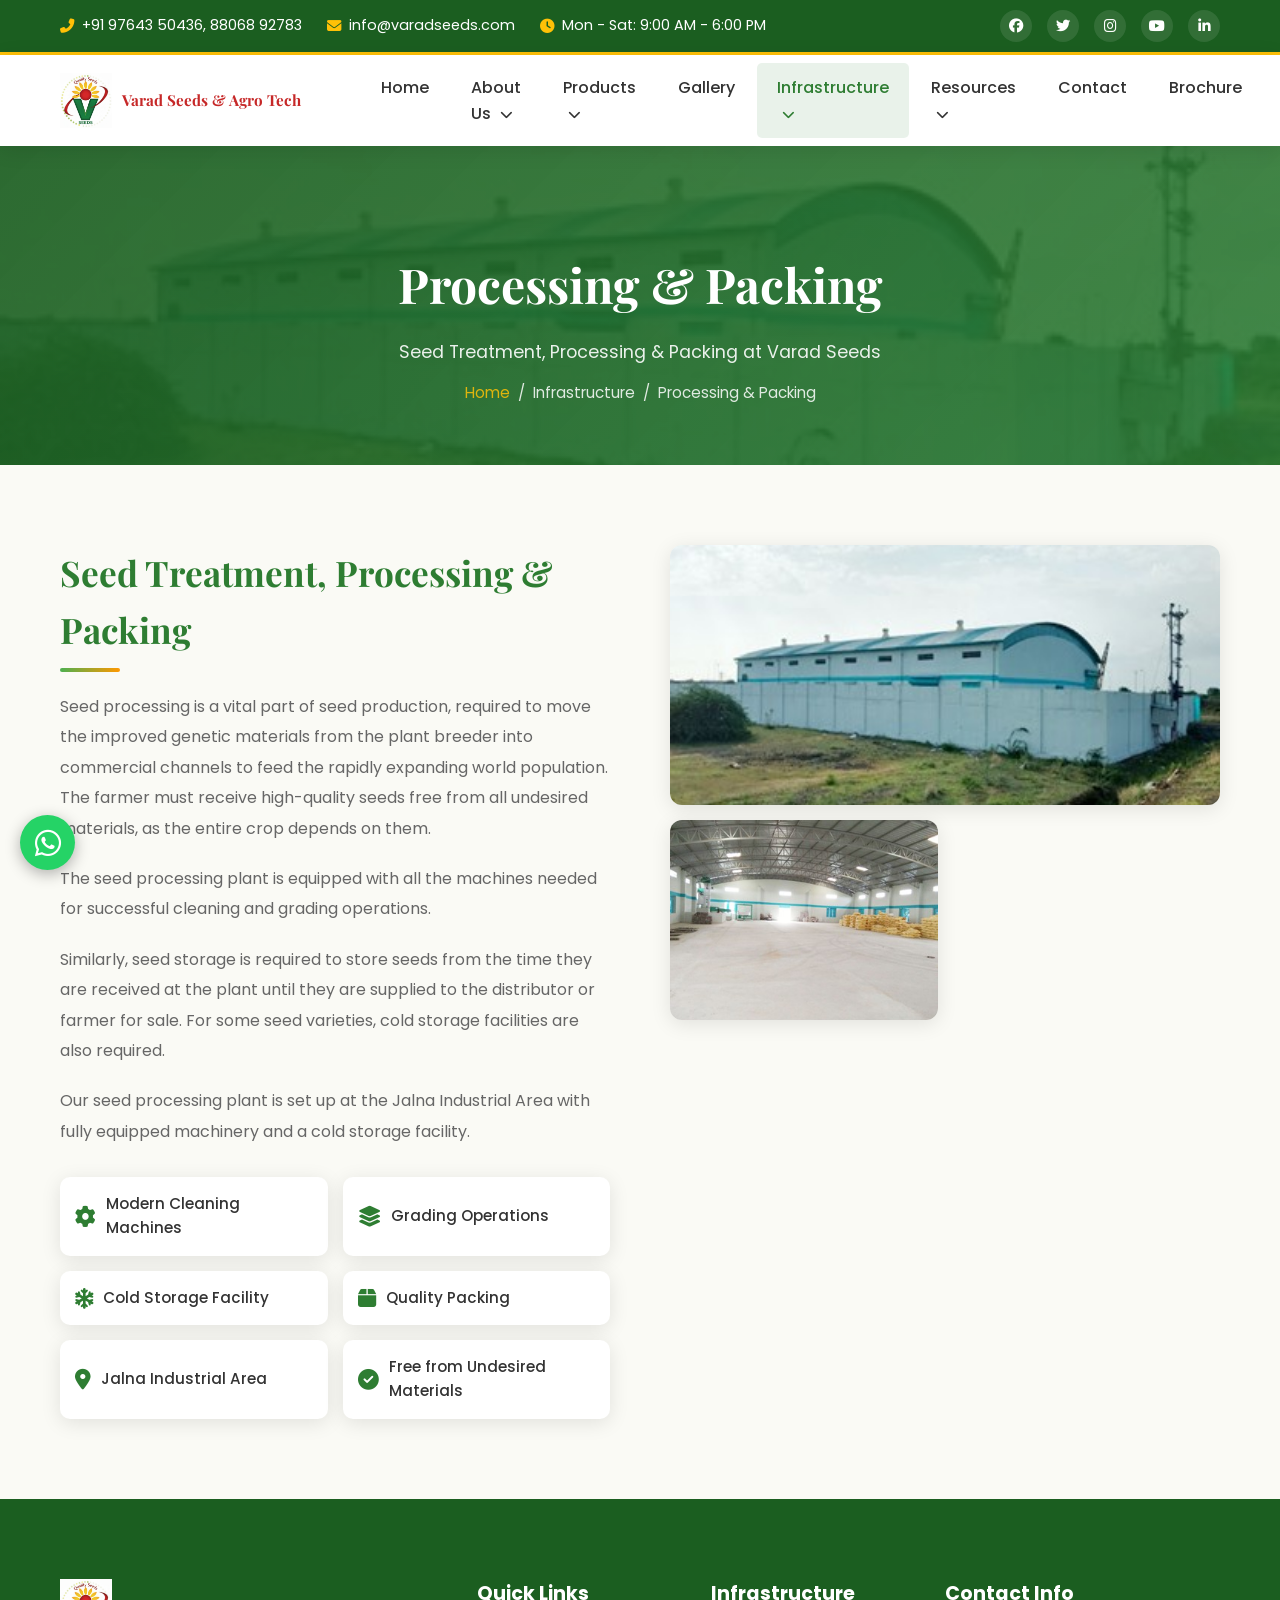
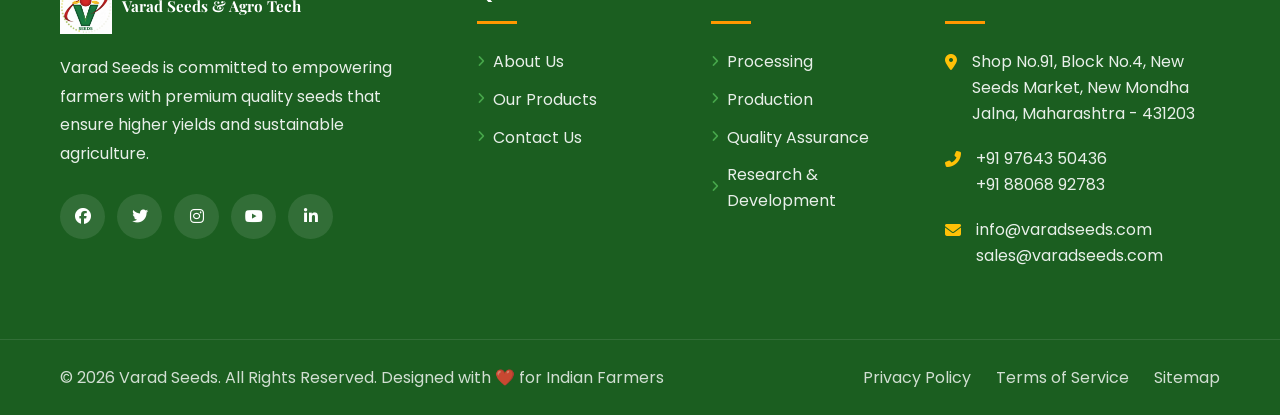
<file: processing.html>
<!DOCTYPE html>
<html lang="en">
<head>
    <meta charset="UTF-8">
    <meta name="viewport" content="width=device-width, initial-scale=1.0">
    <meta name="description" content="Varad Seeds Processing & Packing - Seed treatment, processing and packing facilities at Jalna Industrial Area." />
    <meta name="robots" content="index, follow" />
    <link rel="canonical" href="https://varadseeds.com/processing.html" />
    <title>Processing & Packing | Varad Seeds</title>

    <link rel="preconnect" href="https://fonts.googleapis.com">
    <link rel="preconnect" href="https://fonts.gstatic.com" crossorigin>
    <link href="https://fonts.googleapis.com/css2?family=Poppins:wght@300;400;500;600;700;800&family=Playfair+Display:wght@700&display=swap" rel="stylesheet">
    <link rel="stylesheet" href="https://cdnjs.cloudflare.com/ajax/libs/font-awesome/6.4.0/css/all.min.css">

    <link rel="stylesheet" href="css/style.css">

    <style>
        .preloader{position:fixed;top:0;left:0;width:100%;height:100%;background:#fff;display:flex;justify-content:center;align-items:center;z-index:10000;transition:opacity .5s,visibility .5s}
        .preloader.hidden{opacity:0;visibility:hidden}

        /* PAGE BANNER */
        .page-banner {
            background: linear-gradient(135deg, rgba(27,94,32,0.92), rgba(46,125,50,0.85)),
                        url('assets/images/site/processing-1.jpg') center/cover no-repeat;
            padding: 100px 0 60px;
            text-align: center;
            color: #fff;
        }
        .page-banner h1 {
            font-family: 'Playfair Display', serif;
            font-size: 3rem;
            margin-bottom: 15px;
        }
        .page-banner p {
            font-size: 1.1rem;
            opacity: 0.9;
        }
        .breadcrumb {
            display: flex;
            justify-content: center;
            gap: 8px;
            margin-top: 15px;
            font-size: 0.95rem;
            opacity: 0.85;
        }
        .breadcrumb a { color: var(--accent-yellow); }
        .breadcrumb span { color: #fff; }

        /* CONTENT SECTION */
        .infra-section {
            padding: 80px 0;
            background: var(--bg-cream);
        }

        .infra-content {
            display: grid;
            grid-template-columns: 1fr 1fr;
            gap: 60px;
            align-items: start;
        }

        .infra-text h2 {
            font-family: 'Playfair Display', serif;
            font-size: 2.2rem;
            color: var(--primary-green);
            margin-bottom: 20px;
        }

        .infra-text h2::after {
            content: '';
            display: block;
            width: 60px;
            height: 4px;
            background: linear-gradient(90deg, var(--secondary-green), var(--accent-orange));
            border-radius: 2px;
            margin-top: 10px;
        }

        .infra-text p {
            color: var(--text-light);
            font-size: 1rem;
            line-height: 1.9;
            margin-bottom: 20px;
        }

        .infra-highlights {
            display: grid;
            grid-template-columns: 1fr 1fr;
            gap: 15px;
            margin-top: 30px;
        }

        .highlight-item {
            display: flex;
            align-items: center;
            gap: 10px;
            background: #fff;
            padding: 15px;
            border-radius: 10px;
            box-shadow: var(--shadow);
        }

        .highlight-item i {
            color: var(--primary-green);
            font-size: 1.3rem;
            flex-shrink: 0;
        }

        .highlight-item span {
            font-weight: 500;
            color: var(--text-dark);
            font-size: 0.95rem;
        }

        /* IMAGE GALLERY */
        .infra-images {
            display: grid;
            grid-template-columns: 1fr 1fr;
            gap: 15px;
        }

        .infra-images img {
            width: 100%;
            height: 200px;
            object-fit: cover;
            border-radius: 12px;
            box-shadow: var(--shadow);
            transition: var(--transition);
        }

        .infra-images img:first-child {
            grid-column: span 2;
            height: 260px;
        }

        .infra-images img:hover {
            transform: scale(1.03);
            box-shadow: var(--shadow-hover);
        }

        /* RESPONSIVE */
        @media (max-width: 992px) {
            .infra-content { grid-template-columns: 1fr; }
            .infra-images { order: -1; }
            .page-banner h1 { font-size: 2rem; }
        }

        @media (max-width: 576px) {
            .infra-highlights { grid-template-columns: 1fr; }
            .infra-images img:first-child { height: 200px; }
        }
    </style>
</head>
<body>

    <!-- Preloader -->
    <div class="preloader">
        <div class="loader loader-logo">
            <span class="loader-ring" aria-hidden="true"></span>
            <img src="assets/images/varadseeds.png" alt="Varad Seeds Logo" class="loader-logo-img">
        </div>
    </div>

    <!-- Top Bar -->
    <div class="top-bar">
        <div class="container">
            <div class="top-bar-left">
                <span><i class="fas fa-phone-alt"></i> +91 97643 50436, 88068 92783</span>
                <span><i class="fas fa-envelope"></i> info@varadseeds.com</span>
                <span><i class="fas fa-clock"></i> Mon - Sat: 9:00 AM - 6:00 PM</span>
            </div>
            <div class="top-bar-right">
                <a href="https://www.facebook.com/VARADSEEDS" target="_blank"><i class="fab fa-facebook"></i></a>
                <a href="#"><i class="fab fa-twitter"></i></a>
                <a href="https://www.instagram.com/krushnamalusare2535?igsh=emlrZ2UzamZqZmVw&utm_source=qr" target="_blank"><i class="fab fa-instagram"></i></a>
                <a href="https://www.youtube.com/@varadseedsandagritech7779" target="_blank"><i class="fab fa-youtube"></i></a>
                <a href="#"><i class="fab fa-linkedin-in"></i></a>
            </div>
        </div>
    </div>

    <!-- Header -->
    <header>
        <div class="container">
            <div class="header-main">
                <a href="index.html" class="logo">
                    <div class="logo-icon">
                        <img src="assets/images/varad-agro-tech.png" alt="Varad Seeds and Agro Tech Logo">
                    </div>
                    <div class="logo-text">
                        <h1>Varad Seeds & Agro Tech</h1>
                    </div>
                </a>

                <nav>
                    <ul class="nav-menu" id="navMenu">
                        <li><a href="index.html">Home</a></li>
                        <li>
                            <a href="index.html#about">About Us <i class="fas fa-chevron-down"></i></a>
                            <ul class="dropdown">
                                <li><a href="index.html#about"><i class="fas fa-building"></i> Company Profile</a></li>
                                <li><a href="index.html#about"><i class="fas fa-bullseye"></i> Mission & Vision</a></li>
                                <li><a href="index.html#team"><i class="fas fa-users"></i> Our Team</a></li>
                                <li><a href="index.html#about"><i class="fas fa-certificate"></i> Certifications</a></li>
                            </ul>
                        </li>
                        <li>
                            <a href="products.html">Products <i class="fas fa-chevron-down"></i></a>
                            <div class="mega-menu">
                                <div class="mega-menu-grid">
                                    <div class="mega-menu-col">
                                        <h4>🌾 Field Crops</h4>
                                        <ul>
                                            <li><a href="products.html"><i class="fas fa-angle-right"></i> Cotton Seeds</a></li>
                                            <li><a href="products.html"><i class="fas fa-angle-right"></i> Soybean Seeds</a></li>
                                            <li><a href="products.html"><i class="fas fa-angle-right"></i> Maize Seeds</a></li>
                                        </ul>
                                    </div>
                                    <div class="mega-menu-col">
                                        <h4>🥬 Vegetables</h4>
                                        <ul>
                                            <li><a href="products.html"><i class="fas fa-angle-right"></i> Tomato Seeds</a></li>
                                            <li><a href="products.html"><i class="fas fa-angle-right"></i> Chilli Seeds</a></li>
                                            <li><a href="products.html"><i class="fas fa-angle-right"></i> Brinjal Seeds</a></li>
                                        </ul>
                                    </div>
                                    <div class="mega-menu-col">
                                        <h4>🌻 Oil Seeds</h4>
                                        <ul>
                                            <li><a href="products.html"><i class="fas fa-angle-right"></i> Sunflower Seeds</a></li>
                                            <li><a href="products.html"><i class="fas fa-angle-right"></i> Groundnut Seeds</a></li>
                                        </ul>
                                    </div>
                                    <div class="mega-menu-col">
                                        <h4>🌿 Pulses</h4>
                                        <ul>
                                            <li><a href="products.html"><i class="fas fa-angle-right"></i> Pigeon Pea Seeds</a></li>
                                            <li><a href="products.html"><i class="fas fa-angle-right"></i> Mung Bean Seeds</a></li>
                                        </ul>
                                    </div>
                                </div>
                            </div>
                        </li>
                        <li><a href="index.html#gallery">Gallery</a></li>
                        <li>
                            <a href="#" class="active">Infrastructure <i class="fas fa-chevron-down"></i></a>
                            <ul class="dropdown">
                                <li><a href="processing.html"><i class="fas fa-industry"></i> Processing</a></li>
                                <li><a href="production.html"><i class="fas fa-cogs"></i> Production</a></li>
                                <li><a href="quality-assurance.html"><i class="fas fa-shield-alt"></i> Quality Assurance</a></li>
                                <li><a href="research.html"><i class="fas fa-flask"></i> Research & Development</a></li>
                            </ul>
                        </li>
                        <li>
                            <a href="#">Resources <i class="fas fa-chevron-down"></i></a>
                            <ul class="dropdown">
                                <li><a href="#"><i class="fas fa-book"></i> Farmer's Guide</a></li>
                                <li><a href="#"><i class="fas fa-video"></i> Video Tutorials</a></li>
                                <li><a href="index.html#brochure"><i class="fas fa-file-pdf"></i> Product Catalog</a></li>
                                <li><a href="#"><i class="fas fa-question-circle"></i> FAQs</a></li>
                            </ul>
                        </li>
                        <li><a href="index.html#contact">Contact</a></li>
                        <li><a href="index.html#brochure">Brochure</a></li>
                    </ul>
                </nav>

                <div class="header-actions">
                    <div class="mobile-toggle" id="mobileToggle">
                        <span></span>
                        <span></span>
                        <span></span>
                    </div>
                </div>
            </div>
        </div>
    </header>

    <!-- PAGE BANNER -->
    <section class="page-banner">
        <div class="container">
            <h1>Processing & Packing</h1>
            <p>Seed Treatment, Processing & Packing at Varad Seeds</p>
            <div class="breadcrumb">
                <a href="index.html">Home</a>
                <span>/</span>
                <span>Infrastructure</span>
                <span>/</span>
                <span>Processing & Packing</span>
            </div>
        </div>
    </section>

    <!-- MAIN CONTENT -->
    <section class="infra-section">
        <div class="container">
            <div class="infra-content">

                <!-- TEXT -->
                <div class="infra-text">
                    <h2>Seed Treatment, Processing & Packing</h2>
                    <p>Seed processing is a vital part of seed production, required to move the improved genetic materials from the plant breeder into commercial channels to feed the rapidly expanding world population. The farmer must receive high-quality seeds free from all undesired materials, as the entire crop depends on them.</p>
                    <p>The seed processing plant is equipped with all the machines needed for successful cleaning and grading operations.</p>
                    <p>Similarly, seed storage is required to store seeds from the time they are received at the plant until they are supplied to the distributor or farmer for sale. For some seed varieties, cold storage facilities are also required.</p>
                    <p>Our seed processing plant is set up at the Jalna Industrial Area with fully equipped machinery and a cold storage facility.</p>

                    <div class="infra-highlights">
                        <div class="highlight-item">
                            <i class="fas fa-cog"></i>
                            <span>Modern Cleaning Machines</span>
                        </div>
                        <div class="highlight-item">
                            <i class="fas fa-layer-group"></i>
                            <span>Grading Operations</span>
                        </div>
                        <div class="highlight-item">
                            <i class="fas fa-snowflake"></i>
                            <span>Cold Storage Facility</span>
                        </div>
                        <div class="highlight-item">
                            <i class="fas fa-box"></i>
                            <span>Quality Packing</span>
                        </div>
                        <div class="highlight-item">
                            <i class="fas fa-map-marker-alt"></i>
                            <span>Jalna Industrial Area</span>
                        </div>
                        <div class="highlight-item">
                            <i class="fas fa-check-circle"></i>
                            <span>Free from Undesired Materials</span>
                        </div>
                    </div>
                </div>

                <!-- IMAGES -->
                <div class="infra-images">
                    <img src="assets/images/site/processing-1.jpg" alt="Processing Plant" loading="lazy">
                    <img src="assets/images/site/processing-2.jpg" alt="Seed Cleaning" loading="lazy">
            
                </div>

            </div>
        </div>
    </section>

    <!-- FOOTER -->
    <footer>
        <div class="footer-main">
            <div class="container">
                <div class="footer-grid">
                    <div class="footer-brand">
                        <a href="index.html" class="logo">
                            <div class="logo-icon">
                                <img src="assets/images/varad-agro-tech.png" alt="Varad Seeds and Agro Tech Logo">
                            </div>
                            <div class="logo-text">
                                <h1>Varad Seeds & Agro Tech</h1>
                            </div>
                        </a>
                        <p>Varad Seeds is committed to empowering farmers with premium quality seeds that ensure higher yields and sustainable agriculture.</p>
                        <div class="footer-social">
                            <a href="https://www.facebook.com/VARADSEEDS" target="_blank"><i class="fab fa-facebook"></i></a>
                            <a href="#"><i class="fab fa-twitter"></i></a>
                            <a href="https://www.instagram.com/krushnamalusare2535?igsh=emlrZ2UzamZqZmVw&utm_source=qr" target="_blank"><i class="fab fa-instagram"></i></a>
                            <a href="https://www.youtube.com/@varadseedsandagritech7779" target="_blank"><i class="fab fa-youtube"></i></a>
                            <a href="#"><i class="fab fa-linkedin-in"></i></a>
                        </div>
                    </div>
                    <div class="footer-links">
                        <h4>Quick Links</h4>
                        <ul>
                            <li><a href="index.html#about"><i class="fas fa-angle-right"></i> About Us</a></li>
                            <li><a href="products.html"><i class="fas fa-angle-right"></i> Our Products</a></li>
                            <li><a href="index.html#contact"><i class="fas fa-angle-right"></i> Contact Us</a></li>
                        </ul>
                    </div>
                    <div class="footer-links">
                        <h4>Infrastructure</h4>
                        <ul>
                            <li><a href="processing.html"><i class="fas fa-angle-right"></i> Processing</a></li>
                            <li><a href="production.html"><i class="fas fa-angle-right"></i> Production</a></li>
                            <li><a href="quality-assurance.html"><i class="fas fa-angle-right"></i> Quality Assurance</a></li>
                            <li><a href="research.html"><i class="fas fa-angle-right"></i> Research & Development</a></li>
                        </ul>
                    </div>
                    <div class="footer-contact">
                        <h4>Contact Info</h4>
                        <div class="footer-contact-item">
                            <i class="fas fa-map-marker-alt"></i>
                            <p>Shop No.91, Block No.4, New Seeds Market, New Mondha<br>Jalna, Maharashtra - 431203</p>
                        </div>
                        <div class="footer-contact-item">
                            <i class="fas fa-phone-alt"></i>
                            <p>+91 97643 50436<br>+91 88068 92783</p>
                        </div>
                        <div class="footer-contact-item">
                            <i class="fas fa-envelope"></i>
                            <p>info@varadseeds.com<br>sales@varadseeds.com</p>
                        </div>
                    </div>
                </div>
            </div>
        </div>
        <div class="footer-bottom">
            <div class="container">
                <p>&copy; 2026 Varad Seeds. All Rights Reserved. Designed with ❤️ for Indian Farmers</p>
                <div class="footer-bottom-links">
                    <a href="#">Privacy Policy</a>
                    <a href="#">Terms of Service</a>
                    <a href="#">Sitemap</a>
                </div>
            </div>
        </div>
    </footer>

    <!-- Back to Top -->
    <button class="back-to-top" id="backToTop"><i class="fas fa-arrow-up"></i></button>

    <!-- WhatsApp Float -->
    <a href="https://wa.me/917020051513" class="whatsapp-float" target="_blank" aria-label="Chat on WhatsApp">
        <i class="fab fa-whatsapp"></i>
    </a>

    <script src="js/common.js"></script>
</body>
</html>
</file>
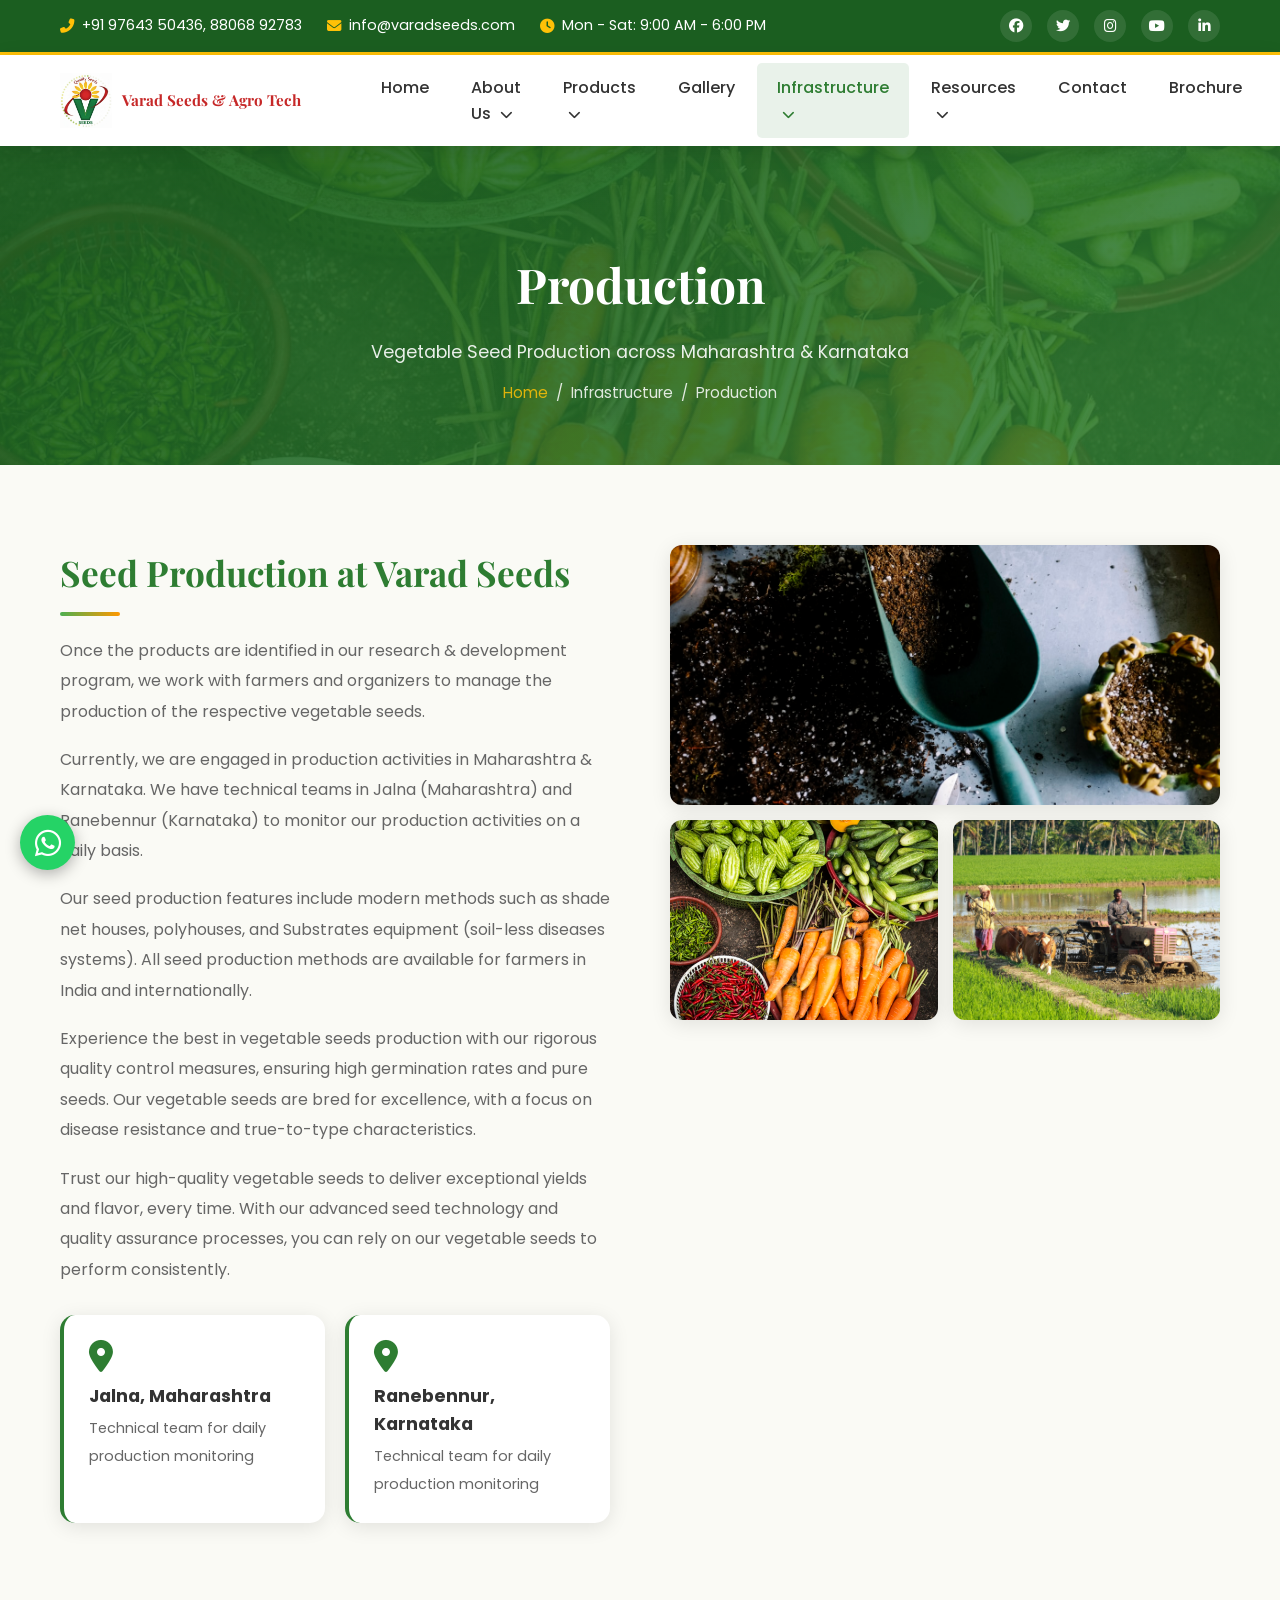
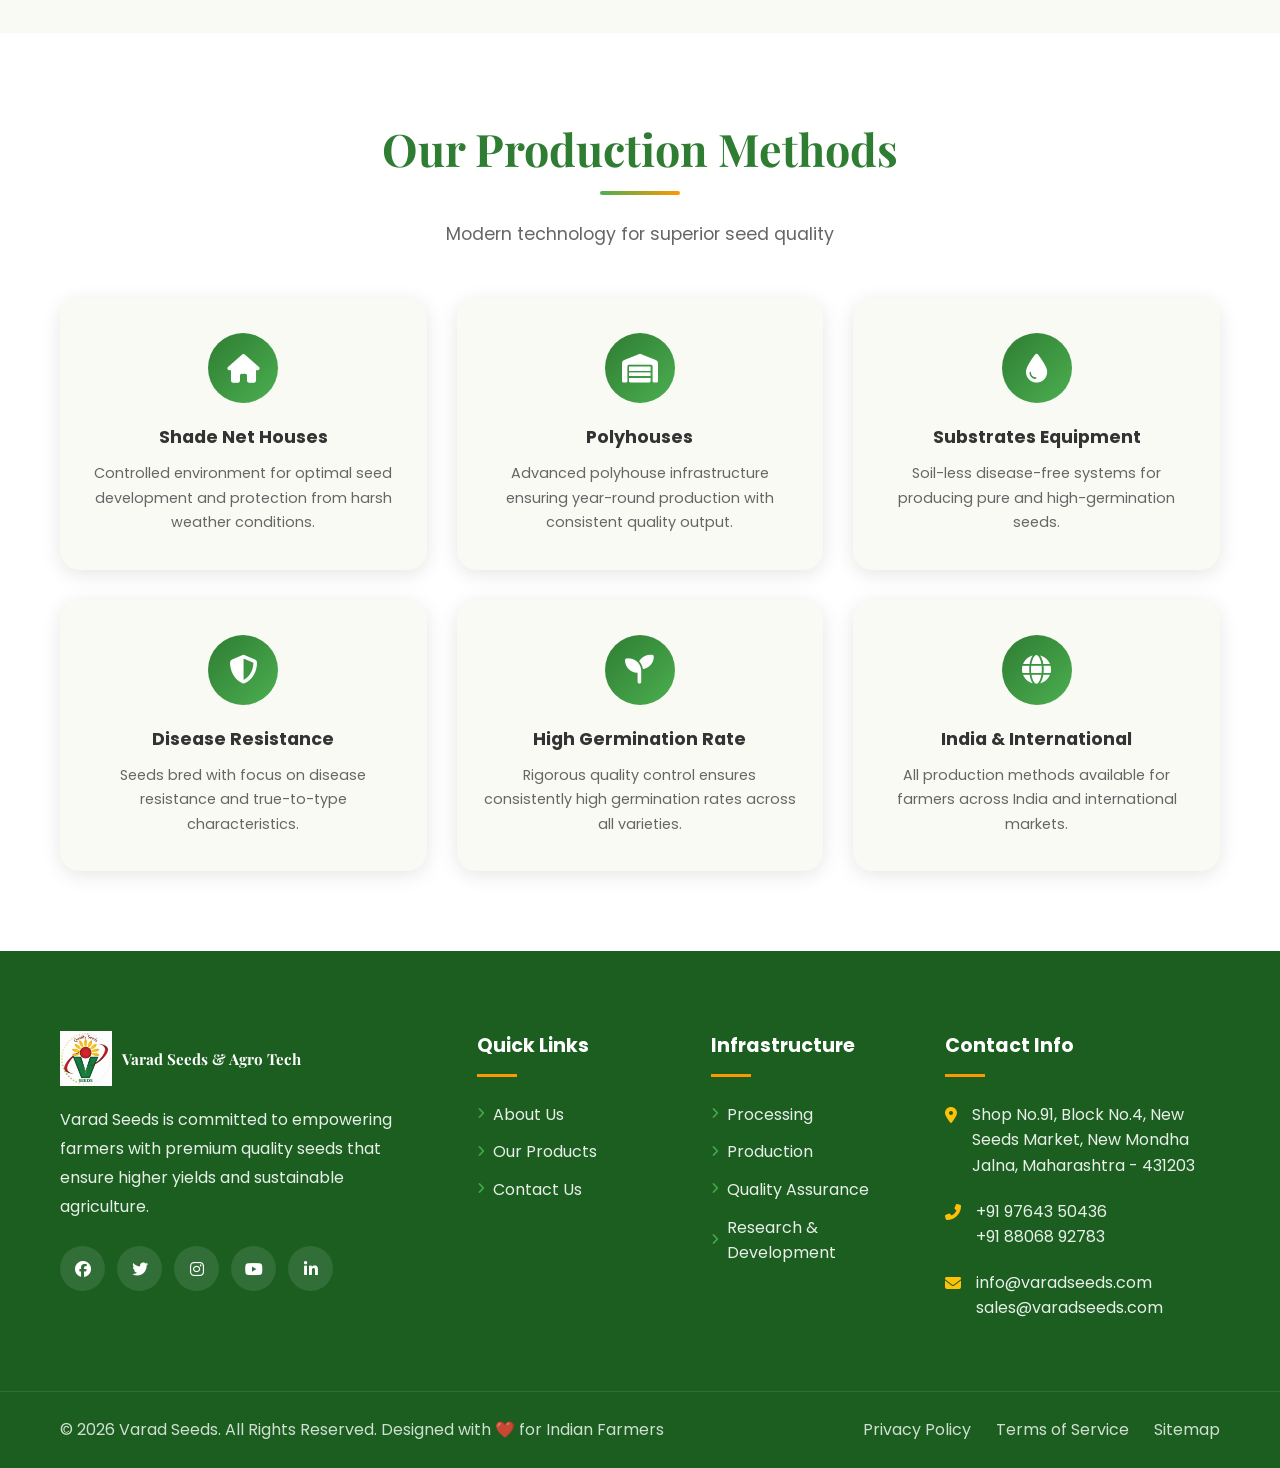
<file: production.html>
<!DOCTYPE html>
<html lang="en">
<head>
    <meta charset="UTF-8">
    <meta name="viewport" content="width=device-width, initial-scale=1.0">
    <meta name="description" content="Varad Seeds Production - Vegetable seed production activities in Maharashtra & Karnataka with modern methods." />
    <meta name="robots" content="index, follow" />
    <link rel="canonical" href="https://varadseeds.com/production.html" />
    <title>Production | Varad Seeds</title>

    <link rel="preconnect" href="https://fonts.googleapis.com">
    <link rel="preconnect" href="https://fonts.gstatic.com" crossorigin>
    <link href="https://fonts.googleapis.com/css2?family=Poppins:wght@300;400;500;600;700;800&family=Playfair+Display:wght@700&display=swap" rel="stylesheet">
    <link rel="stylesheet" href="https://cdnjs.cloudflare.com/ajax/libs/font-awesome/6.4.0/css/all.min.css">
    <link rel="stylesheet" href="css/style.css">

    <style>
        .preloader{position:fixed;top:0;left:0;width:100%;height:100%;background:#fff;display:flex;justify-content:center;align-items:center;z-index:10000;transition:opacity .5s,visibility .5s}
        .preloader.hidden{opacity:0;visibility:hidden}

        .page-banner {
            background: linear-gradient(135deg, rgba(27,94,32,0.92), rgba(46,125,50,0.85)),
                        url('assets/images/site/production-2.jpg') center/cover no-repeat;
            padding: 100px 0 60px;
            text-align: center;
            color: #fff;
        }
        .page-banner h1 {
            font-family: 'Playfair Display', serif;
            font-size: 3rem;
            margin-bottom: 15px;
        }
        .page-banner p { font-size: 1.1rem; opacity: 0.9; }
        .breadcrumb {
            display: flex;
            justify-content: center;
            gap: 8px;
            margin-top: 15px;
            font-size: 0.95rem;
            opacity: 0.85;
        }
        .breadcrumb a { color: var(--accent-yellow); }
        .breadcrumb span { color: #fff; }

        /* INTRO */
        .infra-section {
            padding: 80px 0;
            background: var(--bg-cream);
        }

        .infra-content {
            display: grid;
            grid-template-columns: 1fr 1fr;
            gap: 60px;
            align-items: start;
        }

        .infra-text h2 {
            font-family: 'Playfair Display', serif;
            font-size: 2.2rem;
            color: var(--primary-green);
            margin-bottom: 20px;
        }
        .infra-text h2::after {
            content: '';
            display: block;
            width: 60px;
            height: 4px;
            background: linear-gradient(90deg, var(--secondary-green), var(--accent-orange));
            border-radius: 2px;
            margin-top: 10px;
        }
        .infra-text p {
            color: var(--text-light);
            font-size: 1rem;
            line-height: 1.9;
            margin-bottom: 18px;
        }

        /* LOCATION CARDS */
        .location-cards {
            display: grid;
            grid-template-columns: 1fr 1fr;
            gap: 20px;
            margin: 30px 0;
        }
        .location-card {
            background: #fff;
            border-radius: 15px;
            padding: 25px;
            box-shadow: var(--shadow);
            border-left: 4px solid var(--primary-green);
            transition: var(--transition);
        }
        .location-card:hover {
            transform: translateY(-5px);
            box-shadow: var(--shadow-hover);
        }
        .location-card i {
            font-size: 2rem;
            color: var(--primary-green);
            margin-bottom: 10px;
        }
        .location-card h4 {
            color: var(--text-dark);
            font-size: 1.1rem;
            margin-bottom: 5px;
        }
        .location-card p {
            color: var(--text-light);
            font-size: 0.9rem;
            margin: 0;
        }

        /* FEATURES GRID */
        .production-features {
            padding: 80px 0;
            background: #fff;
        }
        .production-features .section-title {
            margin-bottom: 50px;
        }
        .features-cards {
            display: grid;
            grid-template-columns: repeat(3, 1fr);
            gap: 30px;
        }
        .feat-card {
            background: var(--bg-cream);
            border-radius: 20px;
            padding: 35px 25px;
            text-align: center;
            box-shadow: var(--shadow);
            transition: var(--transition);
        }
        .feat-card:hover {
            transform: translateY(-8px);
            box-shadow: var(--shadow-hover);
        }
        .feat-card .icon {
            width: 70px;
            height: 70px;
            background: linear-gradient(135deg, var(--primary-green), var(--secondary-green));
            border-radius: 50%;
            display: flex;
            align-items: center;
            justify-content: center;
            margin: 0 auto 20px;
        }
        .feat-card .icon i {
            font-size: 1.8rem;
            color: #fff;
        }
        .feat-card h3 {
            color: var(--text-dark);
            font-size: 1.1rem;
            margin-bottom: 10px;
        }
        .feat-card p {
            color: var(--text-light);
            font-size: 0.9rem;
            line-height: 1.7;
        }

        /* IMAGE GRID */
        .infra-images {
            display: grid;
            grid-template-columns: 1fr 1fr;
            gap: 15px;
        }
        .infra-images img {
            width: 100%;
            height: 200px;
            object-fit: cover;
            border-radius: 12px;
            box-shadow: var(--shadow);
            transition: var(--transition);
        }
        .infra-images img:first-child {
            grid-column: span 2;
            height: 260px;
        }
        .infra-images img:hover {
            transform: scale(1.03);
            box-shadow: var(--shadow-hover);
        }

        @media (max-width: 992px) {
            .infra-content { grid-template-columns: 1fr; }
            .infra-images { order: -1; }
            .features-cards { grid-template-columns: repeat(2, 1fr); }
            .page-banner h1 { font-size: 2rem; }
        }
        @media (max-width: 576px) {
            .location-cards { grid-template-columns: 1fr; }
            .features-cards { grid-template-columns: 1fr; }
        }
    </style>
</head>
<body>

    <!-- Preloader -->
    <div class="preloader">
        <div class="loader loader-logo">
            <span class="loader-ring" aria-hidden="true"></span>
            <img src="assets/images/varadseeds.png" alt="Varad Seeds Logo" class="loader-logo-img">
        </div>
    </div>

    <!-- Top Bar -->
    <div class="top-bar">
        <div class="container">
            <div class="top-bar-left">
                <span><i class="fas fa-phone-alt"></i> +91 97643 50436, 88068 92783</span>
                <span><i class="fas fa-envelope"></i> info@varadseeds.com</span>
                <span><i class="fas fa-clock"></i> Mon - Sat: 9:00 AM - 6:00 PM</span>
            </div>
            <div class="top-bar-right">
                <a href="https://www.facebook.com/VARADSEEDS" target="_blank"><i class="fab fa-facebook"></i></a>
                <a href="#"><i class="fab fa-twitter"></i></a>
                <a href="https://www.instagram.com/krushnamalusare2535?igsh=emlrZ2UzamZqZmVw&utm_source=qr" target="_blank"><i class="fab fa-instagram"></i></a>
                <a href="https://www.youtube.com/@varadseedsandagritech7779" target="_blank"><i class="fab fa-youtube"></i></a>
                <a href="#"><i class="fab fa-linkedin-in"></i></a>
            </div>
        </div>
    </div>

    <!-- Header -->
    <header>
        <div class="container">
            <div class="header-main">
                <a href="index.html" class="logo">
                    <div class="logo-icon">
                        <img src="assets/images/varad-agro-tech.png" alt="Varad Seeds and Agro Tech Logo">
                    </div>
                    <div class="logo-text">
                        <h1>Varad Seeds & Agro Tech</h1>
                    </div>
                </a>
                <nav>
                    <ul class="nav-menu" id="navMenu">
                        <li><a href="index.html">Home</a></li>
                        <li>
                            <a href="index.html#about">About Us <i class="fas fa-chevron-down"></i></a>
                            <ul class="dropdown">
                                <li><a href="index.html#about"><i class="fas fa-building"></i> Company Profile</a></li>
                                <li><a href="index.html#about"><i class="fas fa-bullseye"></i> Mission & Vision</a></li>
                                <li><a href="index.html#team"><i class="fas fa-users"></i> Our Team</a></li>
                                <li><a href="index.html#about"><i class="fas fa-certificate"></i> Certifications</a></li>
                            </ul>
                        </li>
                        <li>
                            <a href="products.html">Products <i class="fas fa-chevron-down"></i></a>
                            <div class="mega-menu">
                                <div class="mega-menu-grid">
                                    <div class="mega-menu-col">
                                        <h4>🌾 Field Crops</h4>
                                        <ul>
                                            <li><a href="products.html"><i class="fas fa-angle-right"></i> Cotton Seeds</a></li>
                                            <li><a href="products.html"><i class="fas fa-angle-right"></i> Soybean Seeds</a></li>
                                            <li><a href="products.html"><i class="fas fa-angle-right"></i> Maize Seeds</a></li>
                                        </ul>
                                    </div>
                                    <div class="mega-menu-col">
                                        <h4>🥬 Vegetables</h4>
                                        <ul>
                                            <li><a href="products.html"><i class="fas fa-angle-right"></i> Tomato Seeds</a></li>
                                            <li><a href="products.html"><i class="fas fa-angle-right"></i> Chilli Seeds</a></li>
                                            <li><a href="products.html"><i class="fas fa-angle-right"></i> Brinjal Seeds</a></li>
                                        </ul>
                                    </div>
                                    <div class="mega-menu-col">
                                        <h4>🌻 Oil Seeds</h4>
                                        <ul>
                                            <li><a href="products.html"><i class="fas fa-angle-right"></i> Sunflower Seeds</a></li>
                                            <li><a href="products.html"><i class="fas fa-angle-right"></i> Groundnut Seeds</a></li>
                                        </ul>
                                    </div>
                                    <div class="mega-menu-col">
                                        <h4>🌿 Pulses</h4>
                                        <ul>
                                            <li><a href="products.html"><i class="fas fa-angle-right"></i> Pigeon Pea Seeds</a></li>
                                            <li><a href="products.html"><i class="fas fa-angle-right"></i> Mung Bean Seeds</a></li>
                                        </ul>
                                    </div>
                                </div>
                            </div>
                        </li>
                        <li><a href="index.html#gallery">Gallery</a></li>
                        <li>
                            <a href="#" class="active">Infrastructure <i class="fas fa-chevron-down"></i></a>
                            <ul class="dropdown">
                                <li><a href="processing.html"><i class="fas fa-industry"></i> Processing</a></li>
                                <li><a href="production.html"><i class="fas fa-cogs"></i> Production</a></li>
                                <li><a href="quality-assurance.html"><i class="fas fa-shield-alt"></i> Quality Assurance</a></li>
                                <li><a href="research.html"><i class="fas fa-flask"></i> Research & Development</a></li>
                            </ul>
                        </li>
                        <li>
                            <a href="#">Resources <i class="fas fa-chevron-down"></i></a>
                            <ul class="dropdown">
                                <li><a href="#"><i class="fas fa-book"></i> Farmer's Guide</a></li>
                                <li><a href="#"><i class="fas fa-video"></i> Video Tutorials</a></li>
                                <li><a href="index.html#brochure"><i class="fas fa-file-pdf"></i> Product Catalog</a></li>
                                <li><a href="#"><i class="fas fa-question-circle"></i> FAQs</a></li>
                            </ul>
                        </li>
                        <li><a href="index.html#contact">Contact</a></li>
                        <li><a href="index.html#brochure">Brochure</a></li>
                    </ul>
                </nav>
                <div class="header-actions">
                    <div class="mobile-toggle" id="mobileToggle">
                        <span></span><span></span><span></span>
                    </div>
                </div>
            </div>
        </div>
    </header>

    <!-- PAGE BANNER -->
    <section class="page-banner">
        <div class="container">
            <h1>Production</h1>
            <p>Vegetable Seed Production across Maharashtra & Karnataka</p>
            <div class="breadcrumb">
                <a href="index.html">Home</a>
                <span>/</span>
                <span>Infrastructure</span>
                <span>/</span>
                <span>Production</span>
            </div>
        </div>
    </section>

    <!-- MAIN CONTENT -->
    <section class="infra-section">
        <div class="container">
            <div class="infra-content">

                <div class="infra-text">
                    <h2>Seed Production at Varad Seeds</h2>
                    <p>Once the products are identified in our research & development program, we work with farmers and organizers to manage the production of the respective vegetable seeds.</p>
                    <p>Currently, we are engaged in production activities in Maharashtra & Karnataka. We have technical teams in Jalna (Maharashtra) and Ranebennur (Karnataka) to monitor our production activities on a daily basis.</p>
                    <p>Our seed production features include modern methods such as shade net houses, polyhouses, and Substrates equipment (soil-less diseases systems). All seed production methods are available for farmers in India and internationally.</p>
                    <p>Experience the best in vegetable seeds production with our rigorous quality control measures, ensuring high germination rates and pure seeds. Our vegetable seeds are bred for excellence, with a focus on disease resistance and true-to-type characteristics.</p>
                    <p>Trust our high-quality vegetable seeds to deliver exceptional yields and flavor, every time. With our advanced seed technology and quality assurance processes, you can rely on our vegetable seeds to perform consistently.</p>

                    <div class="location-cards">
                        <div class="location-card">
                            <i class="fas fa-map-marker-alt"></i>
                            <h4>Jalna, Maharashtra</h4>
                            <p>Technical team for daily production monitoring</p>
                        </div>
                        <div class="location-card">
                            <i class="fas fa-map-marker-alt"></i>
                            <h4>Ranebennur, Karnataka</h4>
                            <p>Technical team for daily production monitoring</p>
                        </div>
                    </div>
                </div>

             
                <div class="infra-images">
                    <img src="assets/images/site/production-1.jpg" alt="Seed Production Farm" loading="lazy">
                    <img src="assets/images/site/production-2.jpg" alt="Polyhouse Production" loading="lazy">
                    <img src="assets/images/site/production-3.jpg" alt="Shade Net House" loading="lazy">
                </div>

            </div>
        </div>
    </section>

    <!-- FEATURES -->
    <section class="production-features">
        <div class="container">
            <div class="section-title">
                <h2>Our Production Methods</h2>
                <p>Modern technology for superior seed quality</p>
            </div>
            <div class="features-cards">
                <div class="feat-card">
                    <div class="icon"><i class="fas fa-home"></i></div>
                    <h3>Shade Net Houses</h3>
                    <p>Controlled environment for optimal seed development and protection from harsh weather conditions.</p>
                </div>
                <div class="feat-card">
                    <div class="icon"><i class="fas fa-warehouse"></i></div>
                    <h3>Polyhouses</h3>
                    <p>Advanced polyhouse infrastructure ensuring year-round production with consistent quality output.</p>
                </div>
                <div class="feat-card">
                    <div class="icon"><i class="fas fa-tint"></i></div>
                    <h3>Substrates Equipment</h3>
                    <p>Soil-less disease-free systems for producing pure and high-germination seeds.</p>
                </div>
                <div class="feat-card">
                    <div class="icon"><i class="fas fa-shield-alt"></i></div>
                    <h3>Disease Resistance</h3>
                    <p>Seeds bred with focus on disease resistance and true-to-type characteristics.</p>
                </div>
                <div class="feat-card">
                    <div class="icon"><i class="fas fa-seedling"></i></div>
                    <h3>High Germination Rate</h3>
                    <p>Rigorous quality control ensures consistently high germination rates across all varieties.</p>
                </div>
                <div class="feat-card">
                    <div class="icon"><i class="fas fa-globe"></i></div>
                    <h3>India & International</h3>
                    <p>All production methods available for farmers across India and international markets.</p>
                </div>
            </div>
        </div>
    </section>

    <!-- FOOTER -->
    <footer>
        <div class="footer-main">
            <div class="container">
                <div class="footer-grid">
                    <div class="footer-brand">
                        <a href="index.html" class="logo">
                            <div class="logo-icon">
                                <img src="assets/images/varad-agro-tech.png" alt="Varad Seeds and Agro Tech Logo">
                            </div>
                            <div class="logo-text">
                                <h1>Varad Seeds & Agro Tech</h1>
                            </div>
                        </a>
                        <p>Varad Seeds is committed to empowering farmers with premium quality seeds that ensure higher yields and sustainable agriculture.</p>
                        <div class="footer-social">
                            <a href="https://www.facebook.com/VARADSEEDS" target="_blank"><i class="fab fa-facebook"></i></a>
                            <a href="#"><i class="fab fa-twitter"></i></a>
                            <a href="https://www.instagram.com/krushnamalusare2535?igsh=emlrZ2UzamZqZmVw&utm_source=qr" target="_blank"><i class="fab fa-instagram"></i></a>
                            <a href="https://www.youtube.com/@varadseedsandagritech7779" target="_blank"><i class="fab fa-youtube"></i></a>
                            <a href="#"><i class="fab fa-linkedin-in"></i></a>
                        </div>
                    </div>
                    <div class="footer-links">
                        <h4>Quick Links</h4>
                        <ul>
                            <li><a href="index.html#about"><i class="fas fa-angle-right"></i> About Us</a></li>
                            <li><a href="products.html"><i class="fas fa-angle-right"></i> Our Products</a></li>
                            <li><a href="index.html#contact"><i class="fas fa-angle-right"></i> Contact Us</a></li>
                        </ul>
                    </div>
                    <div class="footer-links">
                        <h4>Infrastructure</h4>
                        <ul>
                            <li><a href="processing.html"><i class="fas fa-angle-right"></i> Processing</a></li>
                            <li><a href="production.html"><i class="fas fa-angle-right"></i> Production</a></li>
                            <li><a href="quality-assurance.html"><i class="fas fa-angle-right"></i> Quality Assurance</a></li>
                            <li><a href="research.html"><i class="fas fa-angle-right"></i> Research & Development</a></li>
                        </ul>
                    </div>
                    <div class="footer-contact">
                        <h4>Contact Info</h4>
                        <div class="footer-contact-item">
                            <i class="fas fa-map-marker-alt"></i>
                            <p>Shop No.91, Block No.4, New Seeds Market, New Mondha<br>Jalna, Maharashtra - 431203</p>
                        </div>
                        <div class="footer-contact-item">
                            <i class="fas fa-phone-alt"></i>
                            <p>+91 97643 50436<br>+91 88068 92783</p>
                        </div>
                        <div class="footer-contact-item">
                            <i class="fas fa-envelope"></i>
                            <p>info@varadseeds.com<br>sales@varadseeds.com</p>
                        </div>
                    </div>
                </div>
            </div>
        </div>
        <div class="footer-bottom">
            <div class="container">
                <p>&copy; 2026 Varad Seeds. All Rights Reserved. Designed with ❤️ for Indian Farmers</p>
                <div class="footer-bottom-links">
                    <a href="#">Privacy Policy</a>
                    <a href="#">Terms of Service</a>
                    <a href="#">Sitemap</a>
                </div>
            </div>
        </div>
    </footer>

    <button class="back-to-top" id="backToTop"><i class="fas fa-arrow-up"></i></button>
    <a href="https://wa.me/917020051513" class="whatsapp-float" target="_blank" aria-label="Chat on WhatsApp">
        <i class="fab fa-whatsapp"></i>
    </a>

    <script src="js/common.js"></script>
</body>
</html>
</file>
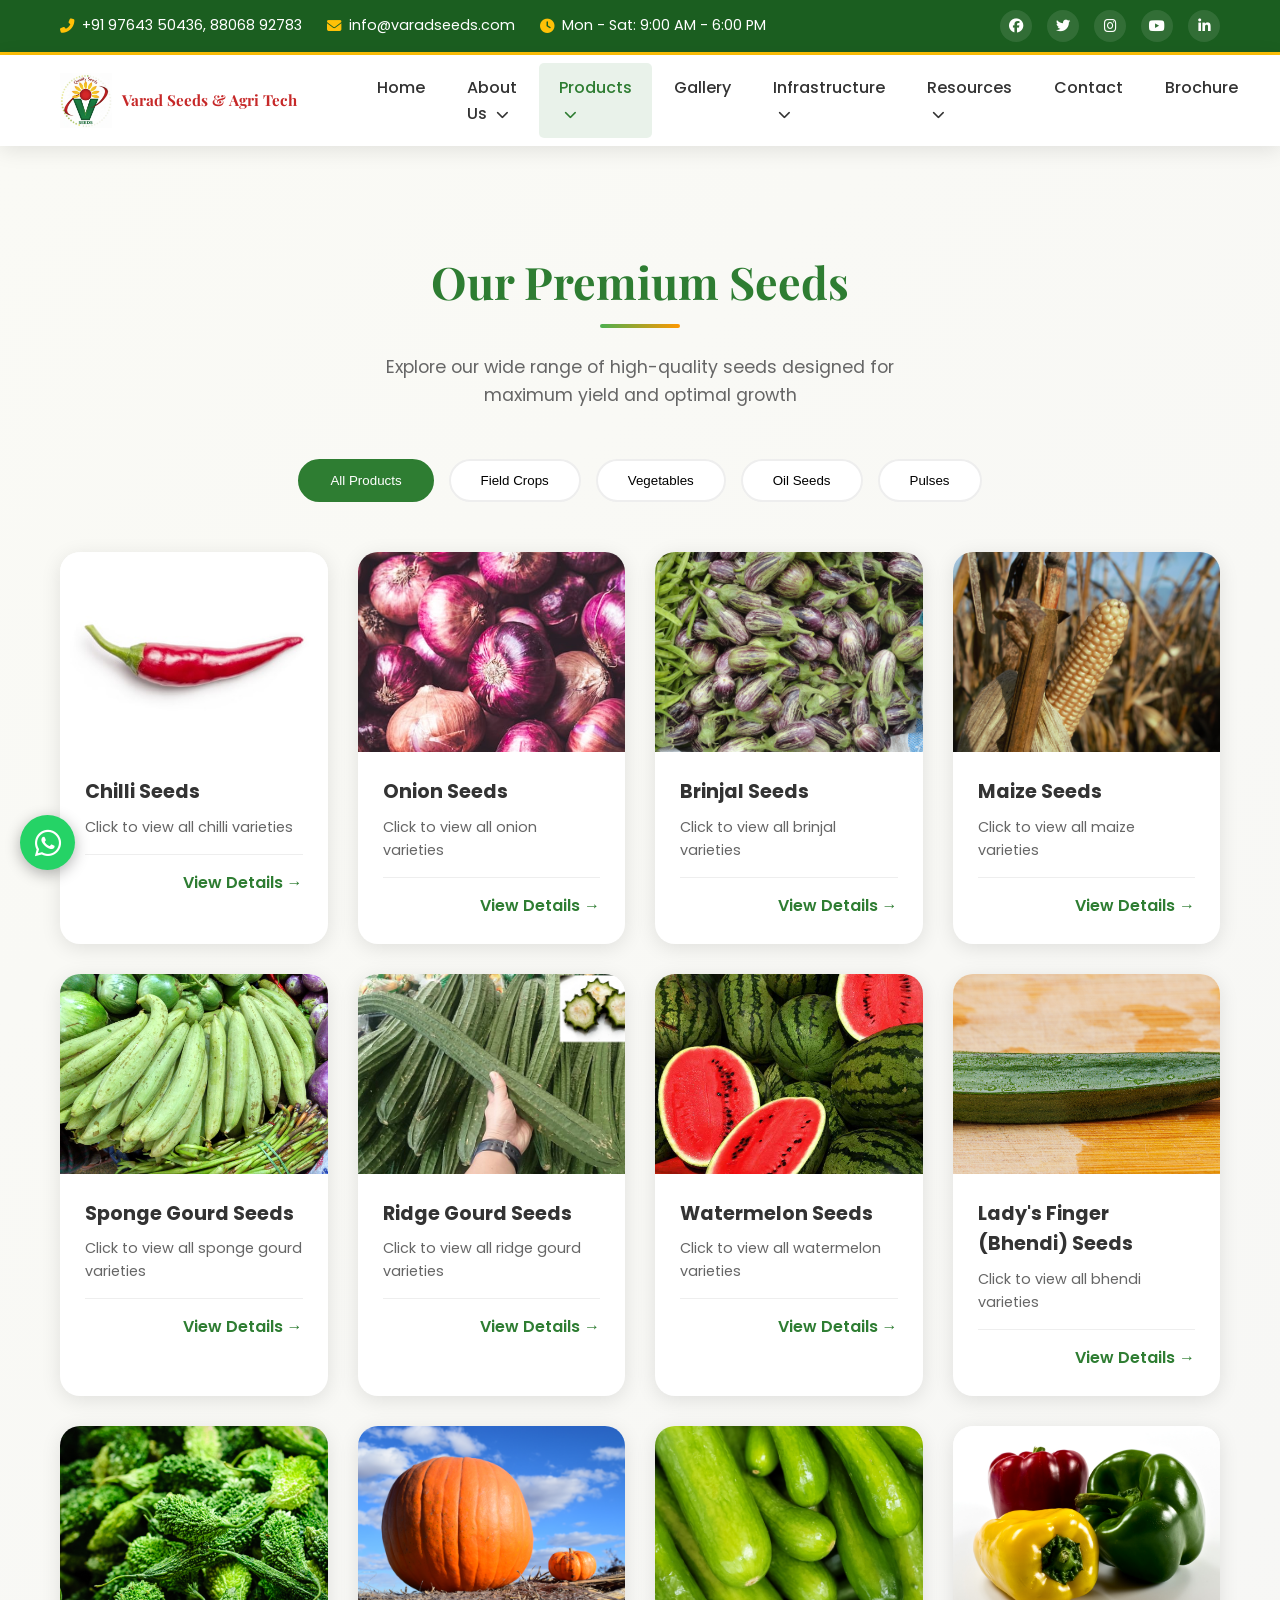
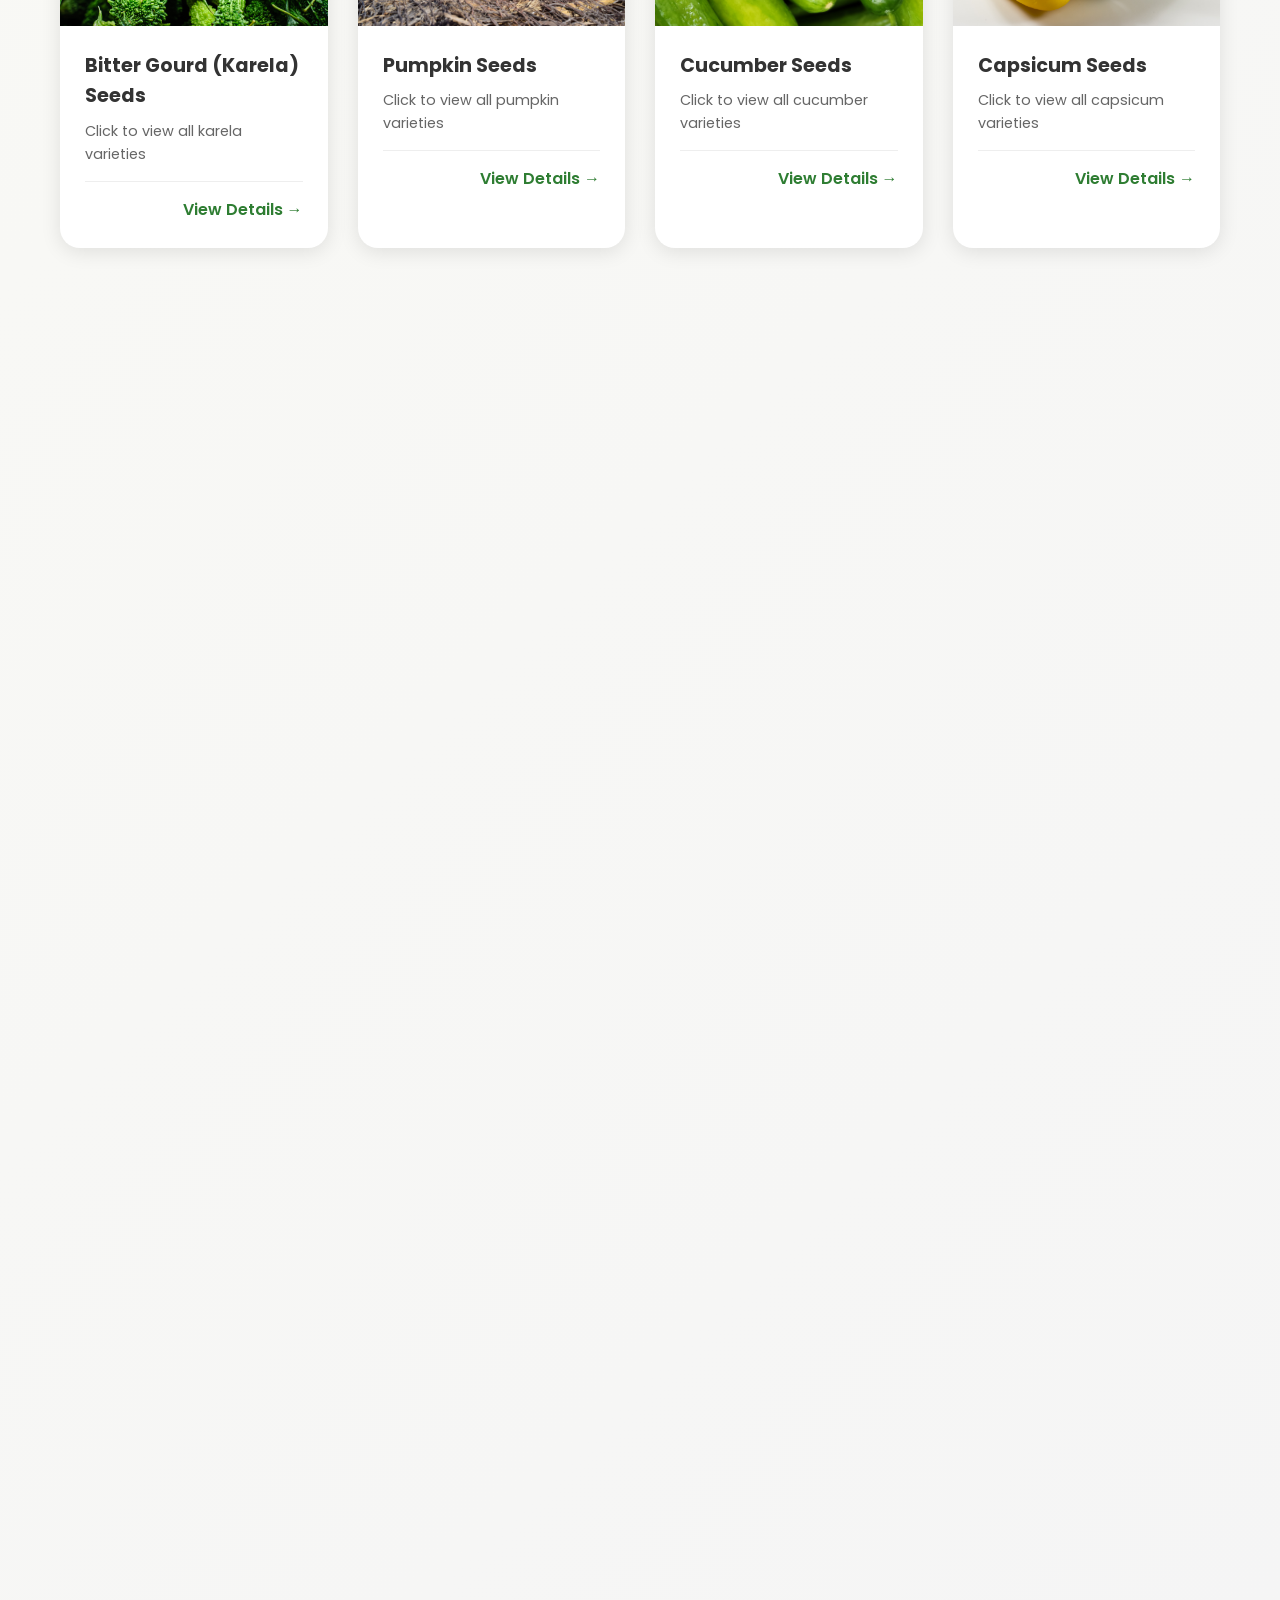
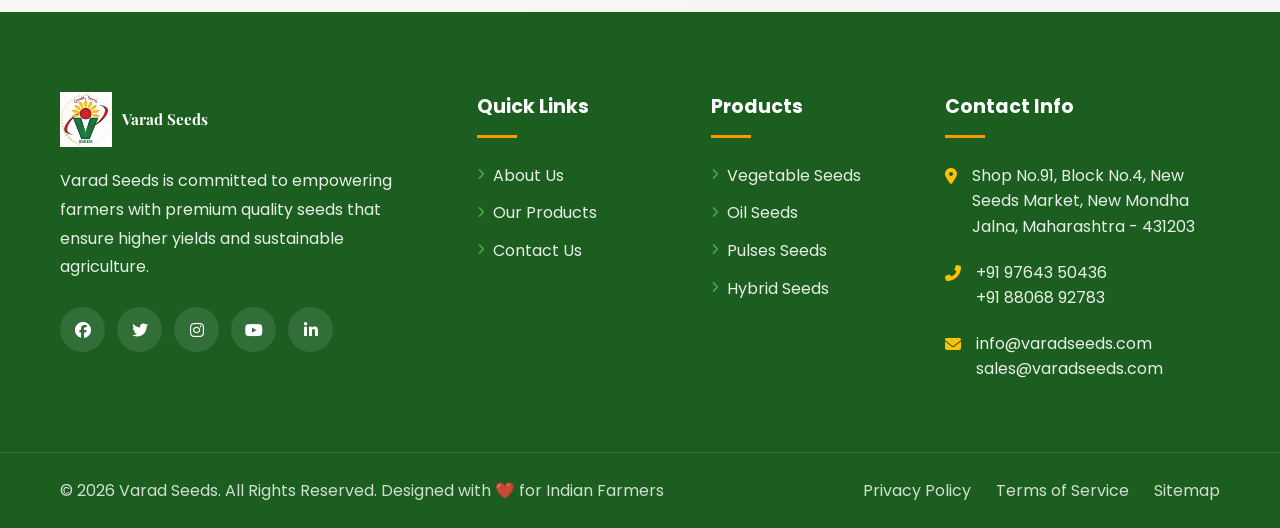
<file: products.html>
<!DOCTYPE html>
<html lang="en">
<head>
    <meta charset="UTF-8">
    <meta name="viewport" content="width=device-width, initial-scale=1.0">
    <meta name="description" content="Browse Varad Seeds premium product catalog - Chilli, Onion, Brinjal, Maize, Tomato, Watermelon, Soybean and more hybrid seed varieties for Indian farmers." />
    <meta name="robots" content="index, follow" />
    <link rel="canonical" href="https://varadseeds.com/products.html" />

    <title>Our Products | Varad Seeds - Premium Hybrid & Crop Seeds</title>

    <link rel="preconnect" href="https://fonts.googleapis.com">
    <link rel="preconnect" href="https://fonts.gstatic.com" crossorigin>
    <link href="https://fonts.googleapis.com/css2?family=Poppins:wght@300;400;500;600;700;800&family=Playfair+Display:wght@700&display=swap" rel="stylesheet">
    <link rel="stylesheet" href="https://cdnjs.cloudflare.com/ajax/libs/font-awesome/6.4.0/css/all.min.css">

    <!-- CSS Files -->
    <link rel="stylesheet" href="css/style.css">
    <link rel="stylesheet" href="css/products.css">

    <!-- Inline preloader CSS -->
    <style>
        .preloader{position:fixed;top:0;left:0;width:100%;height:100%;background:#fff;display:flex;justify-content:center;align-items:center;z-index:10000;transition:opacity .5s,visibility .5s}
        .preloader.hidden{opacity:0;visibility:hidden}
    </style>
</head>
<body>
    <!-- Preloader -->
    <div class="preloader">
        <div class="loader loader-logo">
            <span class="loader-ring" aria-hidden="true"></span>
            <img src="assets/images/varadseeds.png" alt="Varad Seeds Logo" class="loader-logo-img">
        </div>
    </div>

    <!-- Top Bar -->
    <div class="top-bar">
        <div class="container">
            <div class="top-bar-left">
                <span><i class="fas fa-phone-alt"></i> +91 97643 50436, 88068 92783</span>
                <span><i class="fas fa-envelope"></i> info@varadseeds.com</span>
                <span><i class="fas fa-clock"></i> Mon - Sat: 9:00 AM - 6:00 PM</span>
            </div>
            <div class="top-bar-right">
                <a href="https://www.facebook.com/VARADSEEDS" target="_blank" aria-label="Facebook"><i class="fab fa-facebook"></i></a>
                <a href="#"><i class="fab fa-twitter"></i></a>
                <a href="https://www.instagram.com/krushnamalusare2535?igsh=emlrZ2UzamZqZmVw&utm_source=qr" target="_blank" aria-label="Instagram"><i class="fab fa-instagram"></i></a>
                <a href="https://www.youtube.com/@varadseedsandagritech7779" target="_blank" aria-label="YouTube"><i class="fab fa-youtube"></i></a>
                <a href="#"><i class="fab fa-linkedin-in"></i></a>
            </div>
        </div>
    </div>

    <!-- Header -->
    <header>
        <div class="container">
            <div class="header-main">
                <a href="index.html" class="logo">
                    <div class="logo-icon">
                        <img src="assets/images/varad-agro-tech.png" alt="Varad Seeds and Agro Tech Logo">
                    </div>
                    <div class="logo-text">
                        <h1>Varad Seeds & Agri Tech</h1>
                    </div>
                </a>

                <nav>
                    <ul class="nav-menu" id="navMenu">
                        <li><a href="index.html">Home</a></li>
                        <li>
                            <a href="index.html#about">About Us <i class="fas fa-chevron-down"></i></a>
                            <ul class="dropdown">
                                <li><a href="index.html#about"><i class="fas fa-building"></i> Company Profile</a></li>
                                <li><a href="index.html#about"><i class="fas fa-bullseye"></i> Mission & Vision</a></li>
                                <li><a href="index.html#team"><i class="fas fa-users"></i> Our Team</a></li>
                                <li><a href="index.html#about"><i class="fas fa-certificate"></i> Certifications</a></li>
                            </ul>
                        </li>
                        <li>
                            <a href="products.html" class="active">Products <i class="fas fa-chevron-down"></i></a>
                            <div class="mega-menu">
                                <div class="mega-menu-grid">
                                    <div class="mega-menu-col">
                                        <h4>🌾 Field Crops</h4>
                                        <ul>
                                            <li><a href="#"><i class="fas fa-angle-right"></i> Cotton Seeds</a></li>
                                            <li><a href="#"><i class="fas fa-angle-right"></i> Soybean Seeds</a></li>
                                            <li><a href="#"><i class="fas fa-angle-right"></i> Maize Seeds</a></li>
                                        </ul>
                                    </div>
                                    <div class="mega-menu-col">
                                        <h4>🥬 Vegetables</h4>
                                        <ul>
                                            <li><a href="#"><i class="fas fa-angle-right"></i> Tomato Seeds</a></li>
                                            <li><a href="#"><i class="fas fa-angle-right"></i> Chilli Seeds</a></li>
                                            <li><a href="#"><i class="fas fa-angle-right"></i> Brinjal Seeds</a></li>
                                            <li><a href="#"><i class="fas fa-angle-right"></i> Okra Seeds</a></li>
                                        </ul>
                                    </div>
                                    <div class="mega-menu-col">
                                        <h4>🌻 Oil Seeds</h4>
                                        <ul>
                                            <li><a href="#"><i class="fas fa-angle-right"></i> Sunflower Seeds</a></li>
                                            <li><a href="#"><i class="fas fa-angle-right"></i> Groundnut Seeds</a></li>
                                        </ul>
                                    </div>
                                    <div class="mega-menu-col">
                                        <h4>🌿 Pulses</h4>
                                        <ul>
                                            <li><a href="#"><i class="fas fa-angle-right"></i> Pigeon Pea Seeds</a></li>
                                            <li><a href="#"><i class="fas fa-angle-right"></i> Mung Bean Seeds</a></li>
                                        </ul>
                                    </div>
                                </div>
                            </div>
                        </li>
                        <li><a href="index.html#gallery">Gallery</a></li>
                        <li>
                            <a href="#">Infrastructure <i class="fas fa-chevron-down"></i></a>
                            <ul class="dropdown">
                                <li><a href="processing.html"><i class="fas fa-industry"></i> Processing</a></li>
                                <li><a href="production.html"><i class="fas fa-cogs"></i> Production</a></li>
                                <li><a href="quality-assurance.html"><i class="fas fa-shield-alt"></i> Quality Assurance</a></li>
                                <li><a href="research.html"><i class="fas fa-flask"></i> Research & Development</a></li>
                            </ul>
                        </li>
                        <li>
                            <a href="#">Resources <i class="fas fa-chevron-down"></i></a>
                            <ul class="dropdown">
                                <li><a href="#"><i class="fas fa-book"></i> Farmer's Guide</a></li>
                                <li><a href="#"><i class="fas fa-video"></i> Video Tutorials</a></li>
                                <li><a href="index.html#brochure"><i class="fas fa-file-pdf"></i> Product Catalog</a></li>
                                <li><a href="#"><i class="fas fa-question-circle"></i> FAQs</a></li>
                            </ul>
                        </li>
                        <li><a href="index.html#contact">Contact</a></li>
                        <li><a href="index.html#brochure">Brochure</a></li>
                    </ul>
                </nav>

                <div class="header-actions">
                    <div class="mobile-toggle" id="mobileToggle">
                        <span></span>
                        <span></span>
                        <span></span>
                    </div>
                </div>
            </div>
        </div>
    </header>

    <!-- ==================== PRODUCTS SECTION ==================== -->
    <section class="products" id="products">
        <div class="container">
            <div class="section-title">
                <h2>Our Premium Seeds</h2>
                <p>Explore our wide range of high-quality seeds designed for maximum yield and optimal growth</p>
            </div>
            <div class="product-categories">
                <button class="category-btn active" data-category="all">All Products</button>
                <button class="category-btn" data-category="field">Field Crops</button>
                <button class="category-btn" data-category="vegetable">Vegetables</button>
                <button class="category-btn" data-category="oil">Oil Seeds</button>
                <button class="category-btn" data-category="pulse">Pulses</button>
            </div>
            <div class="products-grid">

                <!-- Chilli -->
                <div class="product-card" data-category="vegetable" data-product="chilli">
                    <div class="product-image">
                        <img src="assets/images/site/product-chilli.jpg" alt="Chilli Seeds" loading="lazy">
                        <div class="product-overlay">
                            <a href="#" class="open-chilli" title="View Varieties"><i class="fas fa-seedling"></i></a>
                            <a href="#" title="Wishlist"><i class="fas fa-heart"></i></a>
                        </div>
                    </div>
                    <div class="product-info">
                        <h3>Chilli Seeds</h3>
                        <p class="variety">Click to view all chilli varieties</p>
                        <div class="product-meta" style="justify-content:flex-end;">
                            <span style="font-weight:600; color: var(--primary-green);">View Details →</span>
                        </div>
                    </div>
                </div>

                <!-- Onion -->
                <div class="product-card" data-category="vegetable" data-product="onion">
                    <div class="product-image">
                        <img src="assets/images/site/product-onion.jpg" alt="Onion Seeds" loading="lazy">
                        <div class="product-overlay">
                            <a href="#" class="open-onion" title="View Varieties"><i class="fas fa-seedling"></i></a>
                            <a href="#" title="Wishlist"><i class="fas fa-heart"></i></a>
                        </div>
                    </div>
                    <div class="product-info">
                        <h3>Onion Seeds</h3>
                        <p class="variety">Click to view all onion varieties</p>
                        <div class="product-meta" style="justify-content:flex-end;">
                            <span style="font-weight:600; color: var(--primary-green);">View Details →</span>
                        </div>
                    </div>
                </div>

                <!-- Brinjal -->
                <div class="product-card" data-category="vegetable" data-product="brinjal">
                    <div class="product-image">
                        <img src="assets/images/site/product-brinjal.jpg" alt="Brinjal Seeds" loading="lazy">
                        <div class="product-overlay">
                            <a href="#" class="open-brinjal" title="View Varieties"><i class="fas fa-seedling"></i></a>
                            <a href="#" title="Wishlist"><i class="fas fa-heart"></i></a>
                        </div>
                    </div>
                    <div class="product-info">
                        <h3>Brinjal Seeds</h3>
                        <p class="variety">Click to view all brinjal varieties</p>
                        <div class="product-meta" style="justify-content:flex-end;">
                            <span style="font-weight:600; color: var(--primary-green);">View Details →</span>
                        </div>
                    </div>
                </div>

                <!-- Maize -->
                <div class="product-card" data-category="field" data-product="maize">
                    <div class="product-image">
                        <img src="assets/images/site/product-maize.jpg" alt="Maize Seeds" loading="lazy">
                        <div class="product-overlay">
                            <a href="#" class="open-maize" title="View Varieties"><i class="fas fa-seedling"></i></a>
                            <a href="#" title="Wishlist"><i class="fas fa-heart"></i></a>
                        </div>
                    </div>
                    <div class="product-info">
                        <h3>Maize Seeds</h3>
                        <p class="variety">Click to view all maize varieties</p>
                        <div class="product-meta" style="justify-content:flex-end;">
                            <span style="font-weight:600; color: var(--primary-green);">View Details →</span>
                        </div>
                    </div>
                </div>

                <!-- Sponge Gourd -->
                <div class="product-card" data-category="vegetable" data-product="spongegourd">
                    <div class="product-image">
                        <img src="assets/images/site/product-spongegourd.jpg" alt="Sponge Gourd Seeds" loading="lazy">
                        <div class="product-overlay">
                            <a href="#" class="open-spongegourd" title="View Varieties"><i class="fas fa-seedling"></i></a>
                            <a href="#" title="Wishlist"><i class="fas fa-heart"></i></a>
                        </div>
                    </div>
                    <div class="product-info">
                        <h3>Sponge Gourd Seeds</h3>
                        <p class="variety">Click to view all sponge gourd varieties</p>
                        <div class="product-meta" style="justify-content:flex-end;">
                            <span style="font-weight:600; color: var(--primary-green);">View Details →</span>
                        </div>
                    </div>
                </div>

                <!-- Ridge Gourd -->
                <div class="product-card" data-category="vegetable" data-product="ridgegourd">
                    <div class="product-image">
                        <img src="assets/images/site/product-ridgegourd.jpg" alt="Ridge Gourd Seeds" loading="lazy">
                        <div class="product-overlay">
                            <a href="#" class="open-ridgegourd" title="View Varieties"><i class="fas fa-seedling"></i></a>
                            <a href="#" title="Wishlist"><i class="fas fa-heart"></i></a>
                        </div>
                    </div>
                    <div class="product-info">
                        <h3>Ridge Gourd Seeds</h3>
                        <p class="variety">Click to view all ridge gourd varieties</p>
                        <div class="product-meta" style="justify-content:flex-end;">
                            <span style="font-weight:600; color: var(--primary-green);">View Details →</span>
                        </div>
                    </div>
                </div>

                <!-- Watermelon -->
                <div class="product-card" data-category="vegetable" data-product="watermelon">
                    <div class="product-image">
                        <img src="assets/images/site/product-watermelon.jpg" alt="Watermelon Seeds" loading="lazy">
                        <div class="product-overlay">
                            <a href="#" class="open-watermelon" title="View Varieties"><i class="fas fa-seedling"></i></a>
                            <a href="#" title="Wishlist"><i class="fas fa-heart"></i></a>
                        </div>
                    </div>
                    <div class="product-info">
                        <h3>Watermelon Seeds</h3>
                        <p class="variety">Click to view all watermelon varieties</p>
                        <div class="product-meta" style="justify-content:flex-end;">
                            <span style="font-weight:600; color: var(--primary-green);">View Details →</span>
                        </div>
                    </div>
                </div>

                <!-- Bhendi -->
                <div class="product-card" data-category="vegetable" data-product="bhendi">
                    <div class="product-image">
                        <img src="assets/images/site/product-bhendi.jpg" alt="Lady's Finger (Bhendi) Seeds" loading="lazy">
                        <div class="product-overlay">
                            <a href="#" class="open-bhendi" title="View Varieties"><i class="fas fa-seedling"></i></a>
                            <a href="#" title="Wishlist"><i class="fas fa-heart"></i></a>
                        </div>
                    </div>
                    <div class="product-info">
                        <h3>Lady's Finger (Bhendi) Seeds</h3>
                        <p class="variety">Click to view all bhendi varieties</p>
                        <div class="product-meta" style="justify-content:flex-end;">
                            <span style="font-weight:600; color: var(--primary-green);">View Details →</span>
                        </div>
                    </div>
                </div>

                <!-- Karela -->
                <div class="product-card" data-category="vegetable" data-product="karela">
                    <div class="product-image">
                        <img src="assets/images/site/product-karela.jpg" alt="Bitter Gourd (Karela) Seeds" loading="lazy">
                        <div class="product-overlay">
                            <a href="#" class="open-karela" title="View Varieties"><i class="fas fa-seedling"></i></a>
                            <a href="#" title="Wishlist"><i class="fas fa-heart"></i></a>
                        </div>
                    </div>
                    <div class="product-info">
                        <h3>Bitter Gourd (Karela) Seeds</h3>
                        <p class="variety">Click to view all karela varieties</p>
                        <div class="product-meta" style="justify-content:flex-end;">
                            <span style="font-weight:600; color: var(--primary-green);">View Details →</span>
                        </div>
                    </div>
                </div>

                <!-- Pumpkin -->
                <div class="product-card" data-category="vegetable" data-product="pumpkin">
                    <div class="product-image">
                        <img src="assets/images/site/product-pumpkin.jpg" alt="Pumpkin Seeds" loading="lazy">
                        <div class="product-overlay">
                            <a href="#" class="open-pumpkin" title="View Varieties"><i class="fas fa-seedling"></i></a>
                            <a href="#" title="Wishlist"><i class="fas fa-heart"></i></a>
                        </div>
                    </div>
                    <div class="product-info">
                        <h3>Pumpkin Seeds</h3>
                        <p class="variety">Click to view all pumpkin varieties</p>
                        <div class="product-meta" style="justify-content:flex-end;">
                            <span style="font-weight:600; color: var(--primary-green);">View Details →</span>
                        </div>
                    </div>
                </div>

                <!-- Cucumber -->
                <div class="product-card" data-category="vegetable" data-product="cucumber">
                    <div class="product-image">
                        <img src="assets/images/site/product-cucumber.jpg" alt="Cucumber Seeds" loading="lazy">
                        <div class="product-overlay">
                            <a href="#" class="open-cucumber" title="View Varieties"><i class="fas fa-seedling"></i></a>
                            <a href="#" title="Wishlist"><i class="fas fa-heart"></i></a>
                        </div>
                    </div>
                    <div class="product-info">
                        <h3>Cucumber Seeds</h3>
                        <p class="variety">Click to view all cucumber varieties</p>
                        <div class="product-meta" style="justify-content:flex-end;">
                            <span style="font-weight:600; color: var(--primary-green);">View Details →</span>
                        </div>
                    </div>
                </div>

                <!-- Capsicum -->
                <div class="product-card" data-category="vegetable" data-product="capsicum">
                    <div class="product-image">
                        <img src="assets/images/site/product-capsicum.jpg" alt="Capsicum Seeds" loading="lazy">
                        <div class="product-overlay">
                            <a href="#" class="open-capsicum" title="View Varieties"><i class="fas fa-seedling"></i></a>
                            <a href="#" title="Wishlist"><i class="fas fa-heart"></i></a>
                        </div>
                    </div>
                    <div class="product-info">
                        <h3>Capsicum Seeds</h3>
                        <p class="variety">Click to view all capsicum varieties</p>
                        <div class="product-meta" style="justify-content:flex-end;">
                            <span style="font-weight:600; color: var(--primary-green);">View Details →</span>
                        </div>
                    </div>
                </div>

                <!-- Tomato -->
                <div class="product-card" data-category="vegetable" data-product="tomato">
                    <div class="product-image">
                        <img src="assets/images/site/product-tomato.jpg" alt="Tomato Seeds" loading="lazy">
                        <div class="product-overlay">
                            <a href="#" class="open-tomato" title="View Varieties"><i class="fas fa-seedling"></i></a>
                            <a href="#" title="Wishlist"><i class="fas fa-heart"></i></a>
                        </div>
                    </div>
                    <div class="product-info">
                        <h3>Tomato Seeds</h3>
                        <p class="variety">Click to view all tomato varieties</p>
                        <div class="product-meta" style="justify-content:flex-end;">
                            <span style="font-weight:600; color: var(--primary-green);">View Details →</span>
                        </div>
                    </div>
                </div>

                <!-- Cabbage -->
                <div class="product-card" data-category="vegetable" data-product="cabbage">
                    <div class="product-image">
                        <img src="assets/images/site/product-cabbage.jpg" alt="Cabbage Seeds" loading="lazy">
                        <div class="product-overlay">
                            <a href="#" class="open-cabbage" title="View Varieties"><i class="fas fa-seedling"></i></a>
                            <a href="#" title="Wishlist"><i class="fas fa-heart"></i></a>
                        </div>
                    </div>
                    <div class="product-info">
                        <h3>Cabbage Seeds</h3>
                        <p class="variety">Click to view all cabbage varieties</p>
                        <div class="product-meta" style="justify-content:flex-end;">
                            <span style="font-weight:600; color: var(--primary-green);">View Details →</span>
                        </div>
                    </div>
                </div>

                <!-- Muskmelon -->
                <div class="product-card" data-category="vegetable" data-product="muskmelon">
                    <div class="product-image">
                        <img src="assets/images/site/product-muskmelon.jpg" alt="Muskmelon Seeds" loading="lazy">
                        <div class="product-overlay">
                            <a href="#" class="open-muskmelon" title="View Varieties"><i class="fas fa-seedling"></i></a>
                            <a href="#" title="Wishlist"><i class="fas fa-heart"></i></a>
                        </div>
                    </div>
                    <div class="product-info">
                        <h3>Muskmelon Seeds</h3>
                        <p class="variety">Click to view all muskmelon varieties</p>
                        <div class="product-meta" style="justify-content:flex-end;">
                            <span style="font-weight:600; color: var(--primary-green);">View Details →</span>
                        </div>
                    </div>
                </div>

                <!-- Radish -->
                <div class="product-card" data-category="vegetable" data-product="radish">
                    <div class="product-image">
                        <img src="assets/images/site/product-radish.jpg" alt="Radish Seeds" loading="lazy">
                        <div class="product-overlay">
                            <a href="#" class="open-radish" title="View Varieties"><i class="fas fa-seedling"></i></a>
                            <a href="#" title="Wishlist"><i class="fas fa-heart"></i></a>
                        </div>
                    </div>
                    <div class="product-info">
                        <h3>Radish Seeds</h3>
                        <p class="variety">Click to view all radish varieties</p>
                        <div class="product-meta" style="justify-content:flex-end;">
                            <span style="font-weight:600; color: var(--primary-green);">View Details →</span>
                        </div>
                    </div>
                </div>

                <!-- Marigold -->
                <div class="product-card" data-category="vegetable" data-product="marigold">
                    <div class="product-image">
                        <img src="assets/images/site/product-marigold.jpg" alt="Marigold Seeds" loading="lazy">
                        <div class="product-overlay">
                            <a href="#" class="open-marigold" title="View Varieties"><i class="fas fa-seedling"></i></a>
                            <a href="#" title="Wishlist"><i class="fas fa-heart"></i></a>
                        </div>
                    </div>
                    <div class="product-info">
                        <h3>Marigold Flower</h3>
                        <p class="variety">Click to view all marigold varieties</p>
                        <div class="product-meta" style="justify-content:flex-end;">
                            <span style="font-weight:600; color: var(--primary-green);">View Details →</span>
                        </div>
                    </div>
                </div>

                <!-- Cauliflower -->
                <div class="product-card" data-category="vegetable" data-product="cauliflower">
                    <div class="product-image">
                        <img src="assets/images/site/product-cauliflower.jpg" alt="Cauliflower Seeds" loading="lazy">
                        <div class="product-overlay">
                            <a href="#" class="open-cauliflower" title="View Varieties"><i class="fas fa-seedling"></i></a>
                            <a href="#" title="Wishlist"><i class="fas fa-heart"></i></a>
                        </div>
                    </div>
                    <div class="product-info">
                        <h3>Cauliflower</h3>
                        <p class="variety">Click to view all cauliflower varieties</p>
                        <div class="product-meta" style="justify-content:flex-end;">
                            <span style="font-weight:600; color: var(--primary-green);">View Details →</span>
                        </div>
                    </div>
                </div>

                <!-- Soybean -->
                <div class="product-card" data-category="oil" data-product="soybean">
                    <div class="product-image">
                        <img src="assets/images/site/product-soybean.jpg" alt="Soybean Seeds" loading="lazy">
                        <div class="product-overlay">
                            <a href="#" class="open-soybean" title="View Varieties"><i class="fas fa-seedling"></i></a>
                            <a href="#" title="Wishlist"><i class="fas fa-heart"></i></a>
                        </div>
                    </div>
                    <div class="product-info">
                        <h3>Soybean</h3>
                        <p class="variety">Click to view all soybean varieties</p>
                        <div class="product-meta" style="justify-content:flex-end;">
                            <span style="font-weight:600; color: var(--primary-green);">View Details →</span>
                        </div>
                    </div>
                </div>

                <!-- Pigeon Pea -->
                <div class="product-card" data-category="pulse" data-product="pigeonpea">
                    <div class="product-image">
                        <img src="assets/images/site/product-pigeonpea.jpg" alt="Pigeon Pea Seeds" loading="lazy">
                        <div class="product-overlay">
                            <a href="#" class="open-pigeonpea" title="View Varieties"><i class="fas fa-seedling"></i></a>
                            <a href="#" title="Wishlist"><i class="fas fa-heart"></i></a>
                        </div>
                    </div>
                    <div class="product-info">
                        <h3>Pigeon Pea (Toor)</h3>
                        <p class="variety">Click to view all pigeon pea varieties</p>
                        <div class="product-meta" style="justify-content:flex-end;">
                            <span style="font-weight:600; color: var(--primary-green);">View Details →</span>
                        </div>
                    </div>
                </div>

                <!-- Bottle Gourd -->
                <div class="product-card" data-category="vegetable" data-product="bottlegourd">
                    <div class="product-image">
                        <img src="assets/images/site/product-bottlegourd.jpg" alt="Bottle Gourd Seeds" loading="lazy">
                        <div class="product-overlay">
                            <a href="#" class="open-bottlegourd" title="View Varieties"><i class="fas fa-seedling"></i></a>
                            <a href="#" title="Wishlist"><i class="fas fa-heart"></i></a>
                        </div>
                    </div>
                    <div class="product-info">
                        <h3>Bottle Gourd (Lauki)</h3>
                        <p class="variety">Click to view all bottle gourd varieties</p>
                        <div class="product-meta" style="justify-content:flex-end;">
                            <span style="font-weight:600; color: var(--primary-green);">View Details →</span>
                        </div>
                    </div>
                </div>

            </div>
        </div>
    </section>

    <!-- ==================== FOOTER ==================== -->
    <footer>
        <div class="footer-main">
            <div class="container">
                <div class="footer-grid">
                    <div class="footer-brand">
                        <a href="index.html" class="logo">
                            <div class="logo-icon">
                                <img src="assets/images/varad-agro-tech.png" alt="Varad Seeds and Agro Tech Logo">
                            </div>
                            <div class="logo-text">
                                <h1>Varad Seeds</h1>
                                <span>and Agro Tech</span>
                            </div>
                        </a>
                        <p>Varad Seeds is committed to empowering farmers with premium quality seeds that ensure higher yields and sustainable agriculture.</p>
                        <div class="footer-social">
                            <a href="https://www.facebook.com/VARADSEEDS" target="_blank" aria-label="Facebook"><i class="fab fa-facebook"></i></a>
                            <a href="#"><i class="fab fa-twitter"></i></a>
                            <a href="https://www.instagram.com/krushnamalusare2535?igsh=emlrZ2UzamZqZmVw&utm_source=qr" target="_blank" aria-label="Instagram"><i class="fab fa-instagram"></i></a>
                            <a href="https://www.youtube.com/@varadseedsandagritech7779" target="_blank" aria-label="YouTube"><i class="fab fa-youtube"></i></a>
                            <a href="#"><i class="fab fa-linkedin-in"></i></a>
                        </div>
                    </div>
                    <div class="footer-links">
                        <h4>Quick Links</h4>
                        <ul>
                            <li><a href="index.html#about"><i class="fas fa-angle-right"></i> About Us</a></li>
                            <li><a href="products.html"><i class="fas fa-angle-right"></i> Our Products</a></li>
                            <li><a href="index.html#contact"><i class="fas fa-angle-right"></i> Contact Us</a></li>
                        </ul>
                    </div>
                    <div class="footer-links">
                        <h4>Products</h4>
                        <ul>
                            <li><a href="#"><i class="fas fa-angle-right"></i> Vegetable Seeds</a></li>
                            <li><a href="#"><i class="fas fa-angle-right"></i> Oil Seeds</a></li>
                            <li><a href="#"><i class="fas fa-angle-right"></i> Pulses Seeds</a></li>
                            <li><a href="#"><i class="fas fa-angle-right"></i> Hybrid Seeds</a></li>
                        </ul>
                    </div>
                    <div class="footer-contact">
                        <h4>Contact Info</h4>
                        <div class="footer-contact-item">
                            <i class="fas fa-map-marker-alt"></i>
                            <p>Shop No.91, Block No.4, New Seeds Market, New Mondha<br>Jalna, Maharashtra - 431203</p>
                        </div>
                        <div class="footer-contact-item">
                            <i class="fas fa-phone-alt"></i>
                            <p>+91 97643 50436<br>+91 88068 92783</p>
                        </div>
                        <div class="footer-contact-item">
                            <i class="fas fa-envelope"></i>
                            <p>info@varadseeds.com<br>sales@varadseeds.com</p>
                        </div>
                    </div>
                </div>
            </div>
        </div>
        <div class="footer-bottom">
            <div class="container">
                <p>&copy; 2026 Varad Seeds. All Rights Reserved. Designed with ❤️ for Indian Farmers</p>
                <div class="footer-bottom-links">
                    <a href="#">Privacy Policy</a>
                    <a href="#">Terms of Service</a>
                    <a href="#">Sitemap</a>
                </div>
            </div>
        </div>
    </footer>

    <!-- Back to Top -->
    <button class="back-to-top" id="backToTop"><i class="fas fa-arrow-up"></i></button>

    <!-- WhatsApp Float -->
    <a href="https://wa.me/917020051513" class="whatsapp-float" target="_blank" aria-label="Chat on WhatsApp">
        <i class="fab fa-whatsapp"></i>
    </a>

    <!-- Product Modal -->
    <div class="modal" id="productModal">
        <div class="modal-content modal-wide">
            <button class="modal-close" id="modalClose"><i class="fas fa-times"></i></button>
            <div class="modal-body">
                <h2>Product Quick View</h2>
                <p>Product details will appear here...</p>
            </div>
        </div>
    </div>

    <!-- JavaScript -->
    <script src="js/common.js"></script>
    <script src="js/products.js"></script>
</body>
</html>
</file>
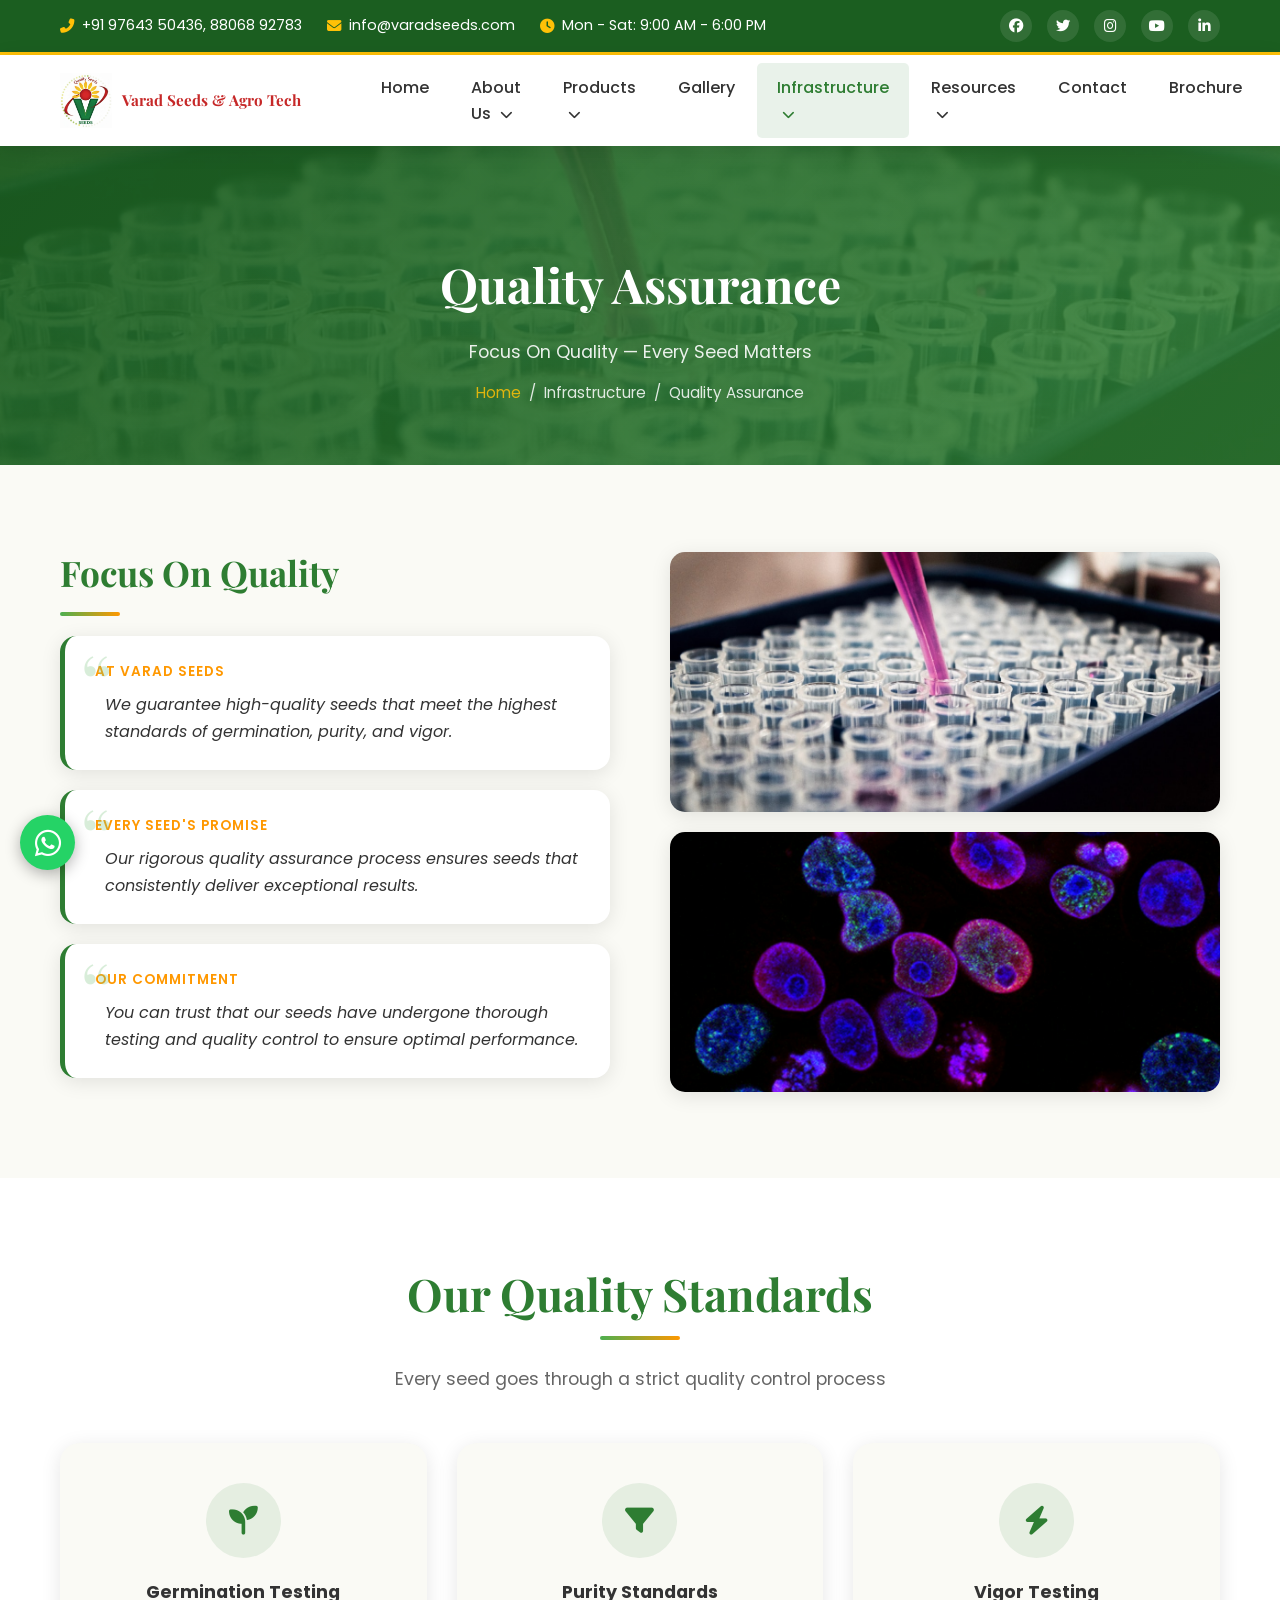
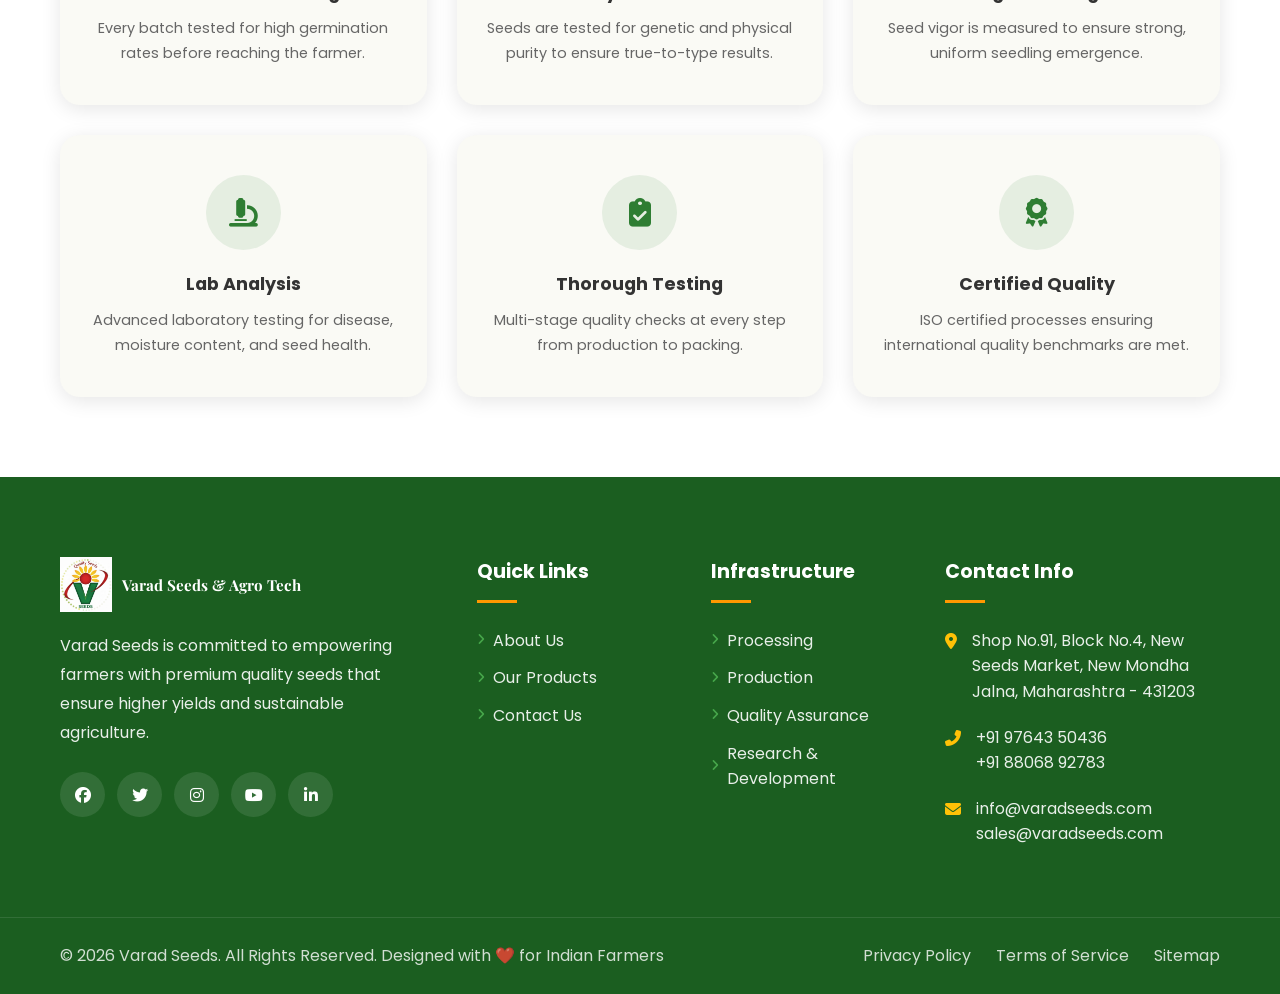
<file: quality-assurance.html>
<!DOCTYPE html>
<html lang="en">
<head>
    <meta charset="UTF-8">
    <meta name="viewport" content="width=device-width, initial-scale=1.0">
    <meta name="description" content="Varad Seeds Quality Assurance - High quality seeds meeting highest standards of germination, purity and vigor." />
    <meta name="robots" content="index, follow" />
    <link rel="canonical" href="https://varadseeds.com/quality-assurance.html" />
    <title>Quality Assurance | Varad Seeds</title>

    <link rel="preconnect" href="https://fonts.googleapis.com">
    <link rel="preconnect" href="https://fonts.gstatic.com" crossorigin>
    <link href="https://fonts.googleapis.com/css2?family=Poppins:wght@300;400;500;600;700;800&family=Playfair+Display:wght@700&display=swap" rel="stylesheet">
    <link rel="stylesheet" href="https://cdnjs.cloudflare.com/ajax/libs/font-awesome/6.4.0/css/all.min.css">
    <link rel="stylesheet" href="css/style.css">

    <style>
        .preloader{position:fixed;top:0;left:0;width:100%;height:100%;background:#fff;display:flex;justify-content:center;align-items:center;z-index:10000;transition:opacity .5s,visibility .5s}
        .preloader.hidden{opacity:0;visibility:hidden}

        .page-banner {
            background: linear-gradient(135deg, rgba(27,94,32,0.92), rgba(46,125,50,0.85)),
                        url('assets/images/site/quality-1.jpg') center/cover no-repeat;
            padding: 100px 0 60px;
            text-align: center;
            color: #fff;
        }
        .page-banner h1 {
            font-family: 'Playfair Display', serif;
            font-size: 3rem;
            margin-bottom: 15px;
        }
        .page-banner p { font-size: 1.1rem; opacity: 0.9; }
        .breadcrumb {
            display: flex;
            justify-content: center;
            gap: 8px;
            margin-top: 15px;
            font-size: 0.95rem;
            opacity: 0.85;
        }
        .breadcrumb a { color: var(--accent-yellow); }
        .breadcrumb span { color: #fff; }

        /* MAIN CONTENT */
        .infra-section {
            padding: 80px 0;
            background: var(--bg-cream);
        }
        .infra-content {
            display: grid;
            grid-template-columns: 1fr 1fr;
            gap: 60px;
            align-items: center;
        }
        .infra-text h2 {
            font-family: 'Playfair Display', serif;
            font-size: 2.2rem;
            color: var(--primary-green);
            margin-bottom: 20px;
        }
        .infra-text h2::after {
            content: '';
            display: block;
            width: 60px;
            height: 4px;
            background: linear-gradient(90deg, var(--secondary-green), var(--accent-orange));
            border-radius: 2px;
            margin-top: 10px;
        }

        /* QUOTE CARDS */
        .quote-card {
            background: #fff;
            border-radius: 16px;
            padding: 25px 30px;
            margin-bottom: 20px;
            box-shadow: var(--shadow);
            border-left: 5px solid var(--primary-green);
            position: relative;
        }
        .quote-card::before {
            content: '\201C';
            font-family: 'Playfair Display', serif;
            font-size: 5rem;
            color: var(--light-green);
            opacity: 0.3;
            position: absolute;
            top: 5px;
            left: 15px;
            line-height: 1;
        }
        .quote-card .label {
            font-size: 0.85rem;
            font-weight: 600;
            color: var(--accent-orange);
            text-transform: uppercase;
            letter-spacing: 1px;
            margin-bottom: 8px;
        }
        .quote-card p {
            color: var(--text-dark);
            font-size: 1rem;
            line-height: 1.7;
            font-style: italic;
            padding-left: 10px;
        }

        /* IMAGE GRID - 2 photos */
        .infra-images {
            display: grid;
            grid-template-columns: 1fr;
            gap: 20px;
        }
        .infra-images img {
            width: 100%;
            height: 260px;
            object-fit: cover;
            border-radius: 15px;
            box-shadow: var(--shadow);
            transition: var(--transition);
        }
        .infra-images img:hover {
            transform: scale(1.03);
            box-shadow: var(--shadow-hover);
        }

        /* QUALITY PILLARS */
        .quality-pillars {
            padding: 80px 0;
            background: #fff;
        }
        .pillars-grid {
            display: grid;
            grid-template-columns: repeat(3, 1fr);
            gap: 30px;
        }
        .pillar-card {
            background: var(--bg-cream);
            border-radius: 20px;
            padding: 40px 25px;
            text-align: center;
            box-shadow: var(--shadow);
            transition: var(--transition);
        }
        .pillar-card:hover {
            transform: translateY(-8px);
            box-shadow: var(--shadow-hover);
            background: var(--primary-green);
            color: #fff;
        }
        .pillar-card:hover h3,
        .pillar-card:hover p { color: #fff; }
        .pillar-card:hover .pillar-icon {
            background: rgba(255,255,255,0.2);
        }
        .pillar-card:hover .pillar-icon i { color: #fff; }
        .pillar-icon {
            width: 75px;
            height: 75px;
            background: rgba(46,125,50,0.1);
            border-radius: 50%;
            display: flex;
            align-items: center;
            justify-content: center;
            margin: 0 auto 20px;
            transition: var(--transition);
        }
        .pillar-icon i {
            font-size: 1.8rem;
            color: var(--primary-green);
            transition: var(--transition);
        }
        .pillar-card h3 {
            font-size: 1.1rem;
            color: var(--text-dark);
            margin-bottom: 10px;
            transition: var(--transition);
        }
        .pillar-card p {
            font-size: 0.9rem;
            color: var(--text-light);
            line-height: 1.7;
            transition: var(--transition);
        }

        @media (max-width: 992px) {
            .infra-content { grid-template-columns: 1fr; }
            .infra-images { order: -1; }
            .infra-images img { height: 220px; }
            .pillars-grid { grid-template-columns: repeat(2, 1fr); }
            .page-banner h1 { font-size: 2rem; }
        }
        @media (max-width: 576px) {
            .pillars-grid { grid-template-columns: 1fr; }
        }
    </style>
</head>
<body>

    <!-- Preloader -->
    <div class="preloader">
        <div class="loader loader-logo">
            <span class="loader-ring" aria-hidden="true"></span>
            <img src="assets/images/varadseeds.png" alt="Varad Seeds Logo" class="loader-logo-img">
        </div>
    </div>

    <!-- Top Bar -->
    <div class="top-bar">
        <div class="container">
            <div class="top-bar-left">
                <span><i class="fas fa-phone-alt"></i> +91 97643 50436, 88068 92783</span>
                <span><i class="fas fa-envelope"></i> info@varadseeds.com</span>
                <span><i class="fas fa-clock"></i> Mon - Sat: 9:00 AM - 6:00 PM</span>
            </div>
            <div class="top-bar-right">
                <a href="https://www.facebook.com/VARADSEEDS" target="_blank"><i class="fab fa-facebook"></i></a>
                <a href="#"><i class="fab fa-twitter"></i></a>
                <a href="https://www.instagram.com/krushnamalusare2535?igsh=emlrZ2UzamZqZmVw&utm_source=qr" target="_blank"><i class="fab fa-instagram"></i></a>
                <a href="https://www.youtube.com/@varadseedsandagritech7779" target="_blank"><i class="fab fa-youtube"></i></a>
                <a href="#"><i class="fab fa-linkedin-in"></i></a>
            </div>
        </div>
    </div>

    <!-- Header -->
    <header>
        <div class="container">
            <div class="header-main">
                <a href="index.html" class="logo">
                    <div class="logo-icon">
                        <img src="assets/images/varad-agro-tech.png" alt="Varad Seeds and Agro Tech Logo">
                    </div>
                    <div class="logo-text">
                        <h1>Varad Seeds & Agro Tech</h1>
                    </div>
                </a>
                <nav>
                    <ul class="nav-menu" id="navMenu">
                        <li><a href="index.html">Home</a></li>
                        <li>
                            <a href="index.html#about">About Us <i class="fas fa-chevron-down"></i></a>
                            <ul class="dropdown">
                                <li><a href="index.html#about"><i class="fas fa-building"></i> Company Profile</a></li>
                                <li><a href="index.html#about"><i class="fas fa-bullseye"></i> Mission & Vision</a></li>
                                <li><a href="index.html#team"><i class="fas fa-users"></i> Our Team</a></li>
                                <li><a href="index.html#about"><i class="fas fa-certificate"></i> Certifications</a></li>
                            </ul>
                        </li>
                        <li>
                            <a href="products.html">Products <i class="fas fa-chevron-down"></i></a>
                            <div class="mega-menu">
                                <div class="mega-menu-grid">
                                    <div class="mega-menu-col">
                                        <h4>🌾 Field Crops</h4>
                                        <ul>
                                            <li><a href="products.html"><i class="fas fa-angle-right"></i> Cotton Seeds</a></li>
                                            <li><a href="products.html"><i class="fas fa-angle-right"></i> Soybean Seeds</a></li>
                                            <li><a href="products.html"><i class="fas fa-angle-right"></i> Maize Seeds</a></li>
                                        </ul>
                                    </div>
                                    <div class="mega-menu-col">
                                        <h4>🥬 Vegetables</h4>
                                        <ul>
                                            <li><a href="products.html"><i class="fas fa-angle-right"></i> Tomato Seeds</a></li>
                                            <li><a href="products.html"><i class="fas fa-angle-right"></i> Chilli Seeds</a></li>
                                            <li><a href="products.html"><i class="fas fa-angle-right"></i> Brinjal Seeds</a></li>
                                        </ul>
                                    </div>
                                    <div class="mega-menu-col">
                                        <h4>🌻 Oil Seeds</h4>
                                        <ul>
                                            <li><a href="products.html"><i class="fas fa-angle-right"></i> Sunflower Seeds</a></li>
                                            <li><a href="products.html"><i class="fas fa-angle-right"></i> Groundnut Seeds</a></li>
                                        </ul>
                                    </div>
                                    <div class="mega-menu-col">
                                        <h4>🌿 Pulses</h4>
                                        <ul>
                                            <li><a href="products.html"><i class="fas fa-angle-right"></i> Pigeon Pea Seeds</a></li>
                                            <li><a href="products.html"><i class="fas fa-angle-right"></i> Mung Bean Seeds</a></li>
                                        </ul>
                                    </div>
                                </div>
                            </div>
                        </li>
                        <li><a href="index.html#gallery">Gallery</a></li>
                        <li>
                            <a href="#" class="active">Infrastructure <i class="fas fa-chevron-down"></i></a>
                            <ul class="dropdown">
                                <li><a href="processing.html"><i class="fas fa-industry"></i> Processing</a></li>
                                <li><a href="production.html"><i class="fas fa-cogs"></i> Production</a></li>
                                <li><a href="quality-assurance.html"><i class="fas fa-shield-alt"></i> Quality Assurance</a></li>
                                <li><a href="research.html"><i class="fas fa-flask"></i> Research & Development</a></li>
                            </ul>
                        </li>
                        <li>
                            <a href="#">Resources <i class="fas fa-chevron-down"></i></a>
                            <ul class="dropdown">
                                <li><a href="#"><i class="fas fa-book"></i> Farmer's Guide</a></li>
                                <li><a href="#"><i class="fas fa-video"></i> Video Tutorials</a></li>
                                <li><a href="index.html#brochure"><i class="fas fa-file-pdf"></i> Product Catalog</a></li>
                                <li><a href="#"><i class="fas fa-question-circle"></i> FAQs</a></li>
                            </ul>
                        </li>
                        <li><a href="index.html#contact">Contact</a></li>
                        <li><a href="index.html#brochure">Brochure</a></li>
                    </ul>
                </nav>
                <div class="header-actions">
                    <div class="mobile-toggle" id="mobileToggle">
                        <span></span><span></span><span></span>
                    </div>
                </div>
            </div>
        </div>
    </header>

    <!-- PAGE BANNER -->
    <section class="page-banner">
        <div class="container">
            <h1>Quality Assurance</h1>
            <p>Focus On Quality — Every Seed Matters</p>
            <div class="breadcrumb">
                <a href="index.html">Home</a>
                <span>/</span>
                <span>Infrastructure</span>
                <span>/</span>
                <span>Quality Assurance</span>
            </div>
        </div>
    </section>

    <!-- MAIN CONTENT -->
    <section class="infra-section">
        <div class="container">
            <div class="infra-content">

                <!-- TEXT -->
                <div class="infra-text">
                    <h2>Focus On Quality</h2>

                    <div class="quote-card">
                        <div class="label">At Varad Seeds</div>
                        <p>We guarantee high-quality seeds that meet the highest standards of germination, purity, and vigor.</p>
                    </div>

                    <div class="quote-card">
                        <div class="label">Every Seed's Promise</div>
                        <p>Our rigorous quality assurance process ensures seeds that consistently deliver exceptional results.</p>
                    </div>

                    <div class="quote-card">
                        <div class="label">Our Commitment</div>
                        <p>You can trust that our seeds have undergone thorough testing and quality control to ensure optimal performance.</p>
                    </div>
                </div>

                <!-- 2 IMAGES -->
                <div class="infra-images">
                    <img src="assets/images/site/quality-1.jpg" alt="Lab Testing" loading="lazy">
                    <img src="assets/images/site/quality-2.jpg" alt="Quality Control" loading="lazy">
                </div>

            </div>
        </div>
    </section>

    <!-- QUALITY PILLARS -->
    <section class="quality-pillars">
        <div class="container">
            <div class="section-title">
                <h2>Our Quality Standards</h2>
                <p>Every seed goes through a strict quality control process</p>
            </div>
            <div class="pillars-grid">
                <div class="pillar-card">
                    <div class="pillar-icon"><i class="fas fa-seedling"></i></div>
                    <h3>Germination Testing</h3>
                    <p>Every batch tested for high germination rates before reaching the farmer.</p>
                </div>
                <div class="pillar-card">
                    <div class="pillar-icon"><i class="fas fa-filter"></i></div>
                    <h3>Purity Standards</h3>
                    <p>Seeds are tested for genetic and physical purity to ensure true-to-type results.</p>
                </div>
                <div class="pillar-card">
                    <div class="pillar-icon"><i class="fas fa-bolt"></i></div>
                    <h3>Vigor Testing</h3>
                    <p>Seed vigor is measured to ensure strong, uniform seedling emergence.</p>
                </div>
                <div class="pillar-card">
                    <div class="pillar-icon"><i class="fas fa-microscope"></i></div>
                    <h3>Lab Analysis</h3>
                    <p>Advanced laboratory testing for disease, moisture content, and seed health.</p>
                </div>
                <div class="pillar-card">
                    <div class="pillar-icon"><i class="fas fa-clipboard-check"></i></div>
                    <h3>Thorough Testing</h3>
                    <p>Multi-stage quality checks at every step from production to packing.</p>
                </div>
                <div class="pillar-card">
                    <div class="pillar-icon"><i class="fas fa-award"></i></div>
                    <h3>Certified Quality</h3>
                    <p>ISO certified processes ensuring international quality benchmarks are met.</p>
                </div>
            </div>
        </div>
    </section>

    <!-- FOOTER -->
    <footer>
        <div class="footer-main">
            <div class="container">
                <div class="footer-grid">
                    <div class="footer-brand">
                        <a href="index.html" class="logo">
                            <div class="logo-icon">
                                <img src="assets/images/varad-agro-tech.png" alt="Varad Seeds Logo">
                            </div>
                            <div class="logo-text">
                                <h1>Varad Seeds & Agro Tech</h1>
                            </div>
                        </a>
                        <p>Varad Seeds is committed to empowering farmers with premium quality seeds that ensure higher yields and sustainable agriculture.</p>
                        <div class="footer-social">
                            <a href="https://www.facebook.com/VARADSEEDS" target="_blank"><i class="fab fa-facebook"></i></a>
                            <a href="#"><i class="fab fa-twitter"></i></a>
                            <a href="https://www.instagram.com/krushnamalusare2535?igsh=emlrZ2UzamZqZmVw&utm_source=qr" target="_blank"><i class="fab fa-instagram"></i></a>
                            <a href="https://www.youtube.com/@varadseedsandagritech7779" target="_blank"><i class="fab fa-youtube"></i></a>
                            <a href="#"><i class="fab fa-linkedin-in"></i></a>
                        </div>
                    </div>
                    <div class="footer-links">
                        <h4>Quick Links</h4>
                        <ul>
                            <li><a href="index.html#about"><i class="fas fa-angle-right"></i> About Us</a></li>
                            <li><a href="products.html"><i class="fas fa-angle-right"></i> Our Products</a></li>
                            <li><a href="index.html#contact"><i class="fas fa-angle-right"></i> Contact Us</a></li>
                        </ul>
                    </div>
                    <div class="footer-links">
                        <h4>Infrastructure</h4>
                        <ul>
                            <li><a href="processing.html"><i class="fas fa-angle-right"></i> Processing</a></li>
                            <li><a href="production.html"><i class="fas fa-angle-right"></i> Production</a></li>
                            <li><a href="quality-assurance.html"><i class="fas fa-angle-right"></i> Quality Assurance</a></li>
                            <li><a href="research.html"><i class="fas fa-angle-right"></i> Research & Development</a></li>
                        </ul>
                    </div>
                    <div class="footer-contact">
                        <h4>Contact Info</h4>
                        <div class="footer-contact-item">
                            <i class="fas fa-map-marker-alt"></i>
                            <p>Shop No.91, Block No.4, New Seeds Market, New Mondha<br>Jalna, Maharashtra - 431203</p>
                        </div>
                        <div class="footer-contact-item">
                            <i class="fas fa-phone-alt"></i>
                            <p>+91 97643 50436<br>+91 88068 92783</p>
                        </div>
                        <div class="footer-contact-item">
                            <i class="fas fa-envelope"></i>
                            <p>info@varadseeds.com<br>sales@varadseeds.com</p>
                        </div>
                    </div>
                </div>
            </div>
        </div>
        <div class="footer-bottom">
            <div class="container">
                <p>&copy; 2026 Varad Seeds. All Rights Reserved. Designed with ❤️ for Indian Farmers</p>
                <div class="footer-bottom-links">
                    <a href="#">Privacy Policy</a>
                    <a href="#">Terms of Service</a>
                    <a href="#">Sitemap</a>
                </div>
            </div>
        </div>
    </footer>

    <button class="back-to-top" id="backToTop"><i class="fas fa-arrow-up"></i></button>
    <a href="https://wa.me/917020051513" class="whatsapp-float" target="_blank" aria-label="Chat on WhatsApp">
        <i class="fab fa-whatsapp"></i>
    </a>

    <script src="js/common.js"></script>
</body>
</html>
</file>
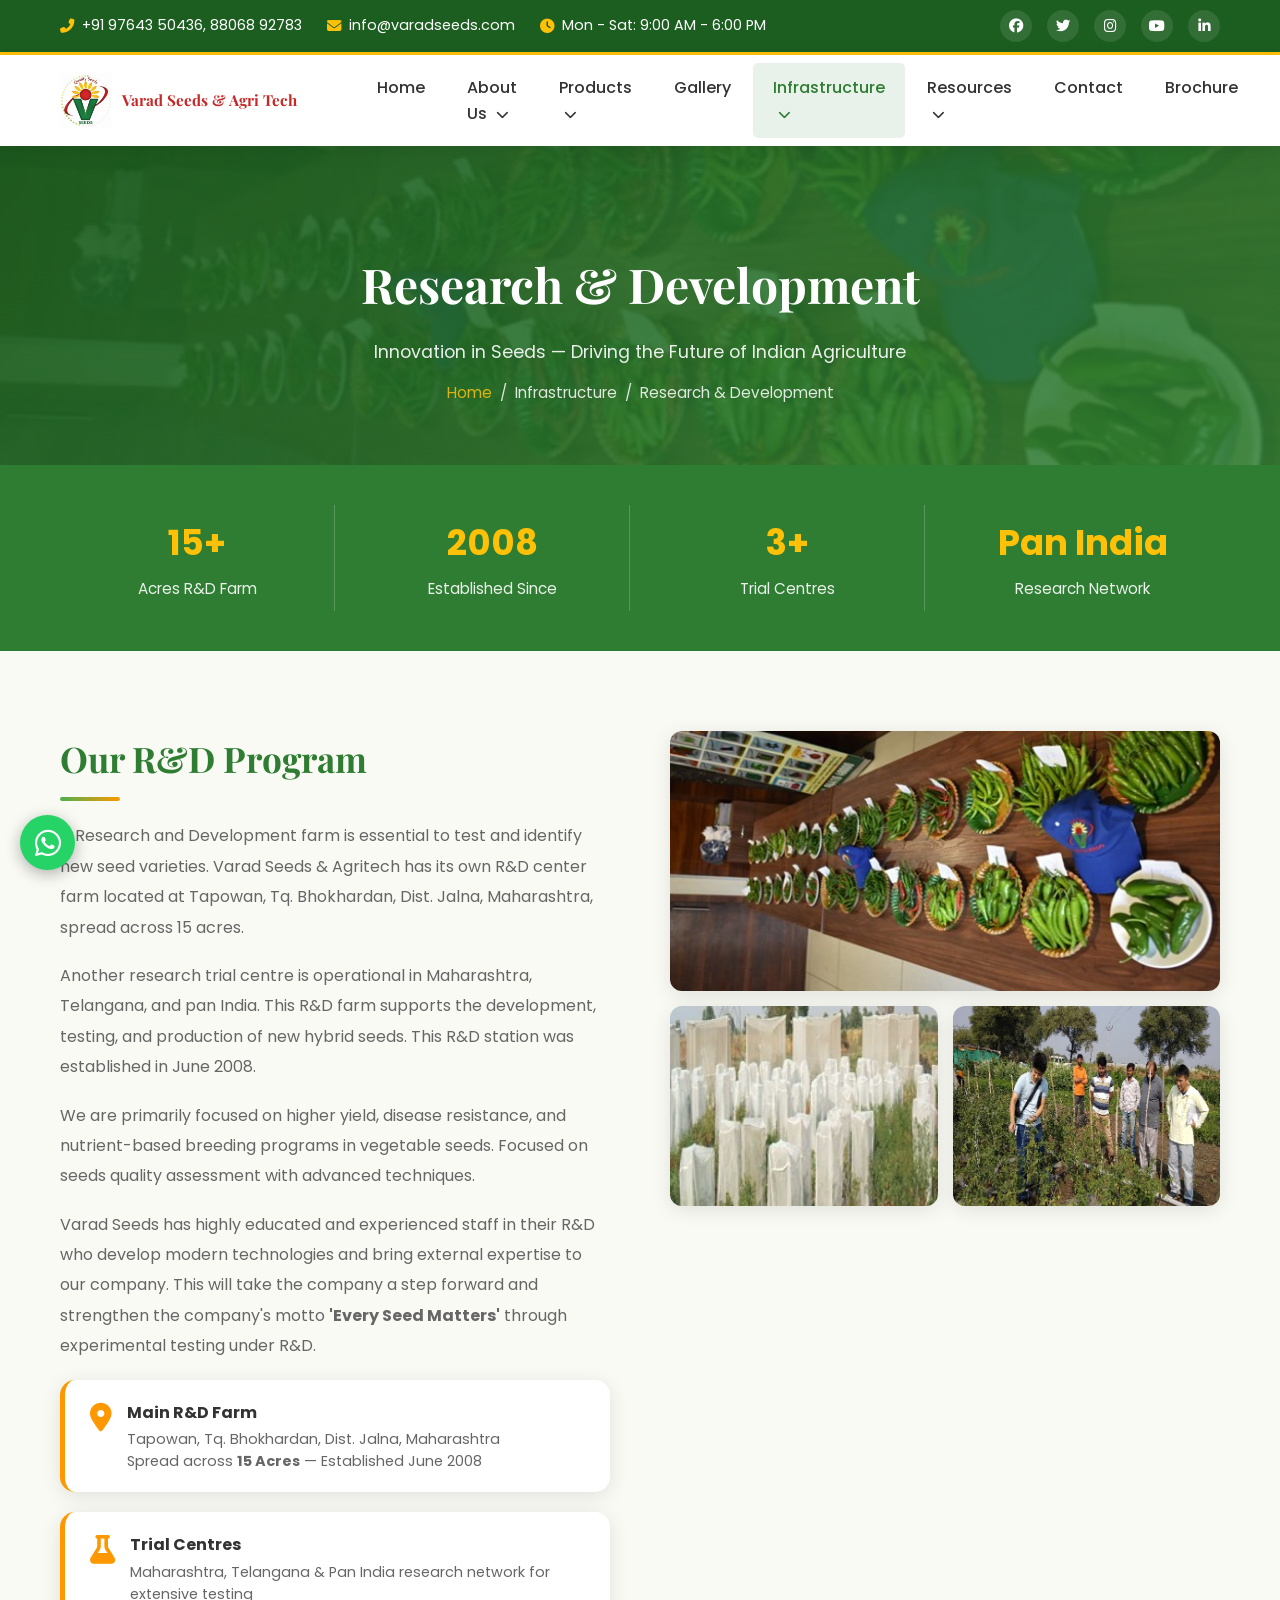
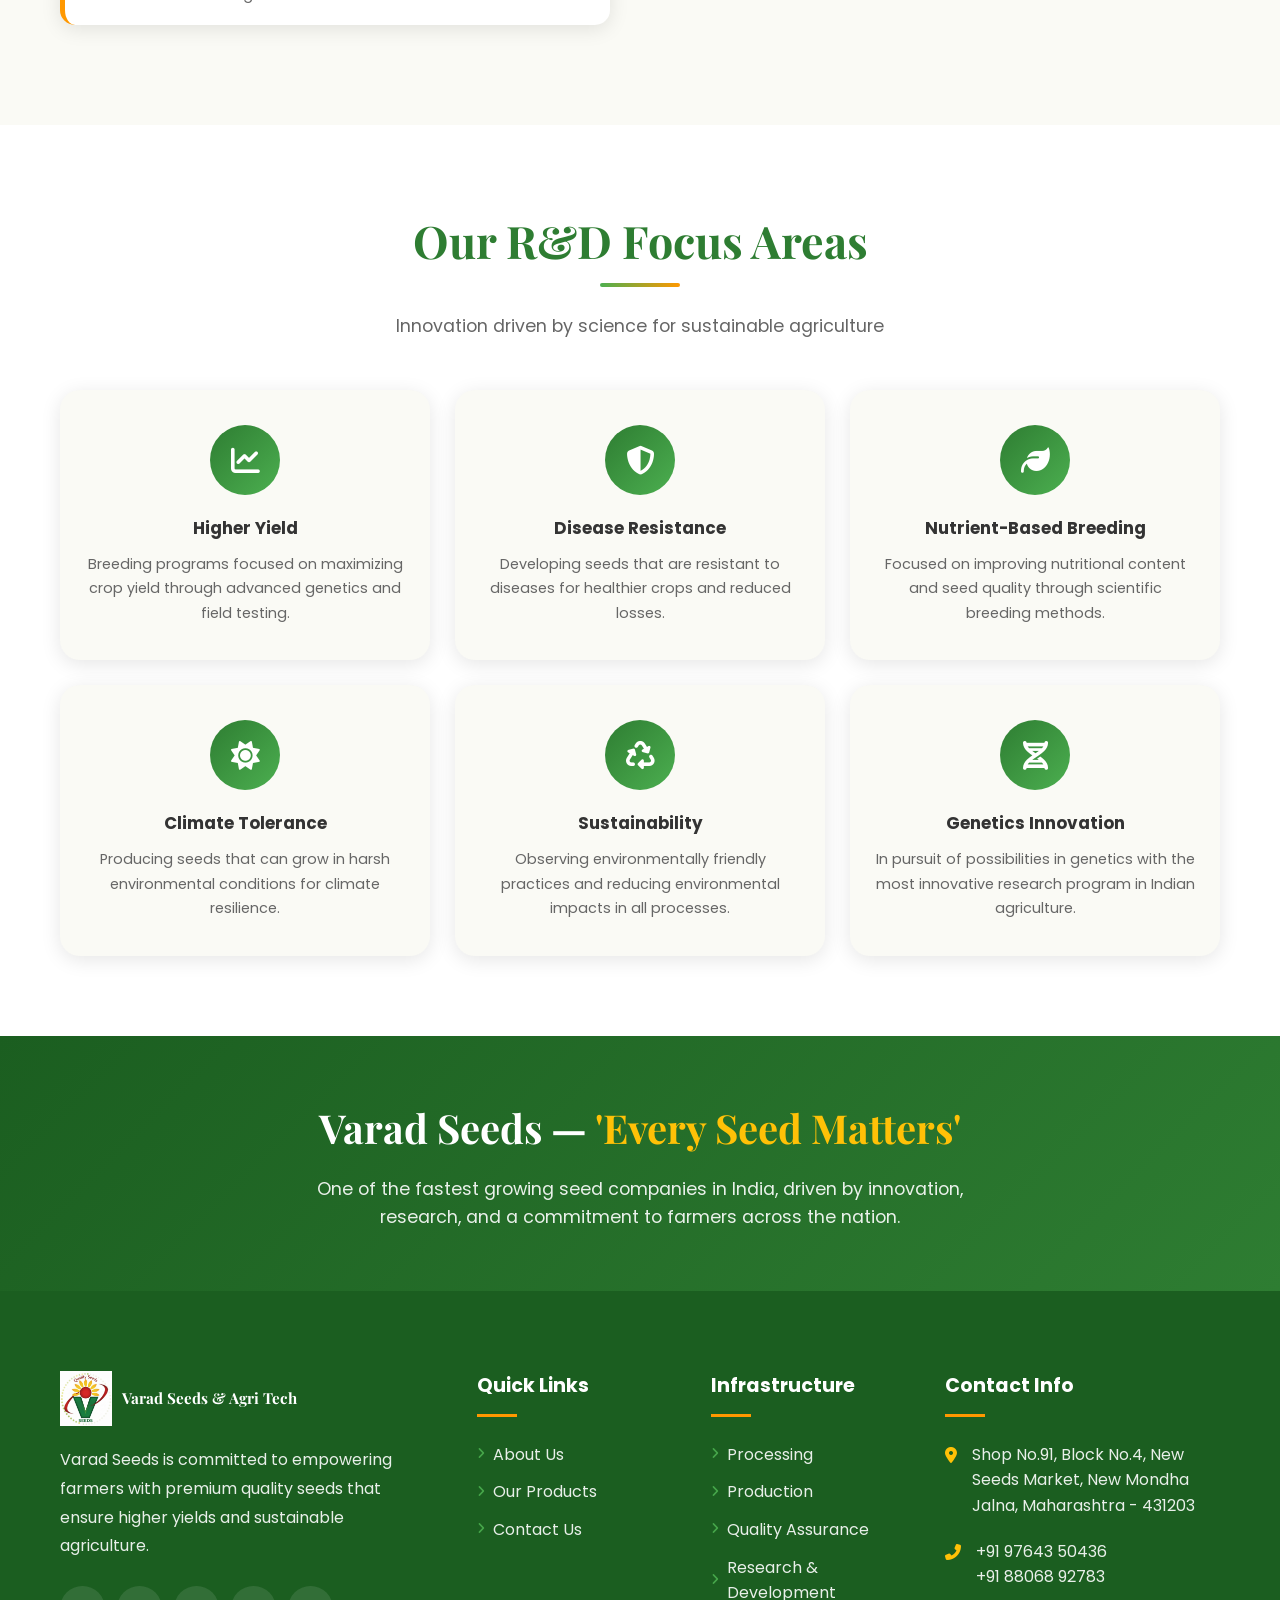
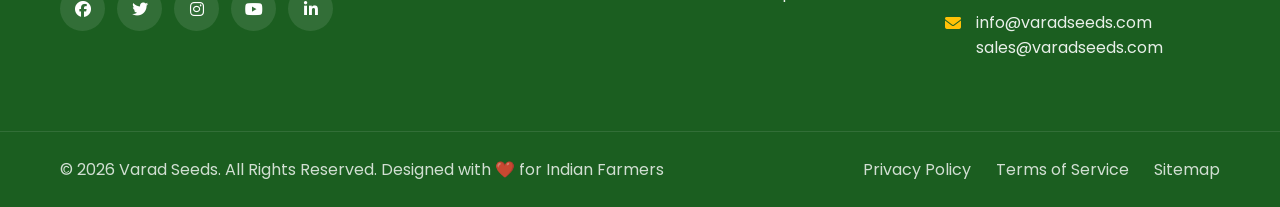
<file: research.html>
<!DOCTYPE html>
<html lang="en">
<head>
    <meta charset="UTF-8">
    <meta name="viewport" content="width=device-width, initial-scale=1.0">
    <meta name="description" content="Varad Seeds Research & Development - R&D farm at Tapowan, Bhokhardan, Jalna across 15 acres focused on hybrid seed development." />
    <meta name="robots" content="index, follow" />
    <link rel="canonical" href="https://varadseeds.com/research.html" />
    <title>Research & Development | Varad Seeds</title>

    <link rel="preconnect" href="https://fonts.googleapis.com">
    <link rel="preconnect" href="https://fonts.gstatic.com" crossorigin>
    <link href="https://fonts.googleapis.com/css2?family=Poppins:wght@300;400;500;600;700;800&family=Playfair+Display:wght@700&display=swap" rel="stylesheet">
    <link rel="stylesheet" href="https://cdnjs.cloudflare.com/ajax/libs/font-awesome/6.4.0/css/all.min.css">
    <link rel="stylesheet" href="css/style.css">

    <style>
        .preloader{position:fixed;top:0;left:0;width:100%;height:100%;background:#fff;display:flex;justify-content:center;align-items:center;z-index:10000;transition:opacity .5s,visibility .5s}
        .preloader.hidden{opacity:0;visibility:hidden}

        .page-banner {
            background: linear-gradient(135deg, rgba(27,94,32,0.92), rgba(46,125,50,0.85)),
                        url('assets/images/site/research-1.jpg') center/cover no-repeat;
            padding: 100px 0 60px;
            text-align: center;
            color: #fff;
        }
        .page-banner h1 {
            font-family: 'Playfair Display', serif;
            font-size: 3rem;
            margin-bottom: 15px;
        }
        .page-banner p { font-size: 1.1rem; opacity: 0.9; }
        .breadcrumb {
            display: flex;
            justify-content: center;
            gap: 8px;
            margin-top: 15px;
            font-size: 0.95rem;
            opacity: 0.85;
        }
        .breadcrumb a { color: var(--accent-yellow); }
        .breadcrumb span { color: #fff; }

        /* STATS BAR */
        .rd-stats {
            background: var(--primary-green);
            padding: 40px 0;
        }
        .rd-stats-grid {
            display: grid;
            grid-template-columns: repeat(4, 1fr);
            gap: 20px;
            text-align: center;
        }
        .rd-stat-item {
            color: #fff;
            padding: 10px;
            border-right: 1px solid rgba(255,255,255,0.2);
        }
        .rd-stat-item:last-child { border-right: none; }
        .rd-stat-item h3 {
            font-size: 2.2rem;
            font-weight: 700;
            color: var(--accent-yellow);
            margin-bottom: 5px;
        }
        .rd-stat-item p {
            font-size: 0.95rem;
            opacity: 0.9;
        }

        /* MAIN CONTENT */
        .infra-section {
            padding: 80px 0;
            background: var(--bg-cream);
        }
        .infra-content {
            display: grid;
            grid-template-columns: 1fr 1fr;
            gap: 60px;
            align-items: start;
        }
        .infra-text h2 {
            font-family: 'Playfair Display', serif;
            font-size: 2.2rem;
            color: var(--primary-green);
            margin-bottom: 20px;
        }
        .infra-text h2::after {
            content: '';
            display: block;
            width: 60px;
            height: 4px;
            background: linear-gradient(90deg, var(--secondary-green), var(--accent-orange));
            border-radius: 2px;
            margin-top: 10px;
        }
        .infra-text p {
            color: var(--text-light);
            font-size: 1rem;
            line-height: 1.9;
            margin-bottom: 18px;
        }

        /* LOCATION BADGE */
        .location-badge {
            background: #fff;
            border-radius: 15px;
            padding: 20px 25px;
            box-shadow: var(--shadow);
            display: flex;
            align-items: flex-start;
            gap: 15px;
            margin-bottom: 20px;
            border-left: 5px solid var(--accent-orange);
        }
        .location-badge i {
            font-size: 1.8rem;
            color: var(--accent-orange);
            flex-shrink: 0;
            margin-top: 3px;
        }
        .location-badge h4 {
            color: var(--text-dark);
            font-size: 1rem;
            margin-bottom: 4px;
        }
        .location-badge p {
            color: var(--text-light);
            font-size: 0.9rem;
            margin: 0;
            line-height: 1.5;
        }

        /* IMAGE GRID */
        .infra-images {
            display: grid;
            grid-template-columns: 1fr 1fr;
            gap: 15px;
        }
        .infra-images img {
            width: 100%;
            height: 200px;
            object-fit: cover;
            border-radius: 12px;
            box-shadow: var(--shadow);
            transition: var(--transition);
        }
        .infra-images img:first-child {
            grid-column: span 2;
            height: 260px;
        }
        .infra-images img:hover {
            transform: scale(1.03);
            box-shadow: var(--shadow-hover);
        }

        /* FOCUS AREAS */
        .focus-areas {
            padding: 80px 0;
            background: #fff;
        }
        .focus-grid {
            display: grid;
            grid-template-columns: repeat(3, 1fr);
            gap: 25px;
        }
        .focus-card {
            background: var(--bg-cream);
            border-radius: 20px;
            padding: 35px 25px;
            text-align: center;
            box-shadow: var(--shadow);
            transition: var(--transition);
            position: relative;
            overflow: hidden;
        }
        .focus-card::before {
            content: '';
            position: absolute;
            top: 0;
            left: 0;
            width: 100%;
            height: 4px;
            background: linear-gradient(90deg, var(--secondary-green), var(--accent-orange));
            transform: scaleX(0);
            transition: var(--transition);
        }
        .focus-card:hover::before { transform: scaleX(1); }
        .focus-card:hover {
            transform: translateY(-8px);
            box-shadow: var(--shadow-hover);
        }
        .focus-icon {
            width: 70px;
            height: 70px;
            background: linear-gradient(135deg, var(--primary-green), var(--secondary-green));
            border-radius: 50%;
            display: flex;
            align-items: center;
            justify-content: center;
            margin: 0 auto 20px;
        }
        .focus-icon i {
            font-size: 1.8rem;
            color: #fff;
        }
        .focus-card h3 {
            font-size: 1.05rem;
            color: var(--text-dark);
            margin-bottom: 10px;
        }
        .focus-card p {
            font-size: 0.9rem;
            color: var(--text-light);
            line-height: 1.7;
        }

        /* MOTTO BANNER */
        .motto-banner {
            background: linear-gradient(135deg, var(--dark-green), var(--primary-green));
            padding: 60px 0;
            text-align: center;
            color: #fff;
        }
        .motto-banner h2 {
            font-family: 'Playfair Display', serif;
            font-size: 2.5rem;
            margin-bottom: 15px;
        }
        .motto-banner h2 span {
            color: var(--accent-yellow);
        }
        .motto-banner p {
            font-size: 1.1rem;
            opacity: 0.9;
            max-width: 700px;
            margin: 0 auto;
        }

        @media (max-width: 992px) {
            .infra-content { grid-template-columns: 1fr; }
            .infra-images { order: -1; }
            .rd-stats-grid { grid-template-columns: repeat(2, 1fr); }
            .focus-grid { grid-template-columns: repeat(2, 1fr); }
            .page-banner h1 { font-size: 2rem; }
            .rd-stat-item { border-right: none; }
        }
        @media (max-width: 576px) {
            .focus-grid { grid-template-columns: 1fr; }
            .rd-stats-grid { grid-template-columns: 1fr; }
            .motto-banner h2 { font-size: 1.8rem; }
        }
    </style>
</head>
<body>

    <!-- Preloader -->
    <div class="preloader">
        <div class="loader loader-logo">
            <span class="loader-ring" aria-hidden="true"></span>
            <img src="assets/images/varadseeds.png" alt="Varad Seeds Logo" class="loader-logo-img">
        </div>
    </div>

    <!-- Top Bar -->
    <div class="top-bar">
        <div class="container">
            <div class="top-bar-left">
                <span><i class="fas fa-phone-alt"></i> +91 97643 50436, 88068 92783</span>
                <span><i class="fas fa-envelope"></i> info@varadseeds.com</span>
                <span><i class="fas fa-clock"></i> Mon - Sat: 9:00 AM - 6:00 PM</span>
            </div>
            <div class="top-bar-right">
                <a href="https://www.facebook.com/VARADSEEDS" target="_blank"><i class="fab fa-facebook"></i></a>
                <a href="#"><i class="fab fa-twitter"></i></a>
                <a href="https://www.instagram.com/krushnamalusare2535?igsh=emlrZ2UzamZqZmVw&utm_source=qr" target="_blank"><i class="fab fa-instagram"></i></a>
                <a href="https://www.youtube.com/@varadseedsandagritech7779" target="_blank"><i class="fab fa-youtube"></i></a>
                <a href="#"><i class="fab fa-linkedin-in"></i></a>
            </div>
        </div>
    </div>

    <!-- Header -->
    <header>
        <div class="container">
            <div class="header-main">
                <a href="index.html" class="logo">
                    <div class="logo-icon">
                        <img src="assets/images/varad-agro-tech.png" alt="Varad Seeds and Agri Tech Logo">
                    </div>
                    <div class="logo-text">
                        <h1>Varad Seeds & Agri Tech</h1>
                    </div>
                </a>
                <nav>
                    <ul class="nav-menu" id="navMenu">
                        <li><a href="index.html">Home</a></li>
                        <li>
                            <a href="index.html#about">About Us <i class="fas fa-chevron-down"></i></a>
                            <ul class="dropdown">
                                <li><a href="index.html#about"><i class="fas fa-building"></i> Company Profile</a></li>
                                <li><a href="index.html#about"><i class="fas fa-bullseye"></i> Mission & Vision</a></li>
                                <li><a href="index.html#team"><i class="fas fa-users"></i> Our Team</a></li>
                                <li><a href="index.html#about"><i class="fas fa-certificate"></i> Certifications</a></li>
                            </ul>
                        </li>
                        <li>
                            <a href="products.html">Products <i class="fas fa-chevron-down"></i></a>
                            <div class="mega-menu">
                                <div class="mega-menu-grid">
                                    <div class="mega-menu-col">
                                        <h4>🌾 Field Crops</h4>
                                        <ul>
                                            <li><a href="products.html"><i class="fas fa-angle-right"></i> Cotton Seeds</a></li>
                                            <li><a href="products.html"><i class="fas fa-angle-right"></i> Soybean Seeds</a></li>
                                            <li><a href="products.html"><i class="fas fa-angle-right"></i> Maize Seeds</a></li>
                                        </ul>
                                    </div>
                                    <div class="mega-menu-col">
                                        <h4>🥬 Vegetables</h4>
                                        <ul>
                                            <li><a href="products.html"><i class="fas fa-angle-right"></i> Tomato Seeds</a></li>
                                            <li><a href="products.html"><i class="fas fa-angle-right"></i> Chilli Seeds</a></li>
                                            <li><a href="products.html"><i class="fas fa-angle-right"></i> Brinjal Seeds</a></li>
                                        </ul>
                                    </div>
                                    <div class="mega-menu-col">
                                        <h4>🌻 Oil Seeds</h4>
                                        <ul>
                                            <li><a href="products.html"><i class="fas fa-angle-right"></i> Sunflower Seeds</a></li>
                                            <li><a href="products.html"><i class="fas fa-angle-right"></i> Groundnut Seeds</a></li>
                                        </ul>
                                    </div>
                                    <div class="mega-menu-col">
                                        <h4>🌿 Pulses</h4>
                                        <ul>
                                            <li><a href="products.html"><i class="fas fa-angle-right"></i> Pigeon Pea Seeds</a></li>
                                            <li><a href="products.html"><i class="fas fa-angle-right"></i> Mung Bean Seeds</a></li>
                                        </ul>
                                    </div>
                                </div>
                            </div>
                        </li>
                        <li><a href="index.html#gallery">Gallery</a></li>
                        <li>
                            <a href="#" class="active">Infrastructure <i class="fas fa-chevron-down"></i></a>
                            <ul class="dropdown">
                                <li><a href="processing.html"><i class="fas fa-industry"></i> Processing</a></li>
                                <li><a href="production.html"><i class="fas fa-cogs"></i> Production</a></li>
                                <li><a href="quality-assurance.html"><i class="fas fa-shield-alt"></i> Quality Assurance</a></li>
                                <li><a href="research.html"><i class="fas fa-flask"></i> Research & Development</a></li>
                            </ul>
                        </li>
                        <li>
                            <a href="#">Resources <i class="fas fa-chevron-down"></i></a>
                            <ul class="dropdown">
                                <li><a href="#"><i class="fas fa-book"></i> Farmer's Guide</a></li>
                                <li><a href="#"><i class="fas fa-video"></i> Video Tutorials</a></li>
                                <li><a href="index.html#brochure"><i class="fas fa-file-pdf"></i> Product Catalog</a></li>
                                <li><a href="#"><i class="fas fa-question-circle"></i> FAQs</a></li>
                            </ul>
                        </li>
                        <li><a href="index.html#contact">Contact</a></li>
                        <li><a href="index.html#brochure">Brochure</a></li>
                    </ul>
                </nav>
                <div class="header-actions">
                    <div class="mobile-toggle" id="mobileToggle">
                        <span></span><span></span><span></span>
                    </div>
                </div>
            </div>
        </div>
    </header>

    <!-- PAGE BANNER -->
    <section class="page-banner">
        <div class="container">
            <h1>Research & Development</h1>
            <p>Innovation in Seeds — Driving the Future of Indian Agriculture</p>
            <div class="breadcrumb">
                <a href="index.html">Home</a>
                <span>/</span>
                <span>Infrastructure</span>
                <span>/</span>
                <span>Research & Development</span>
            </div>
        </div>
    </section>

    <!-- STATS BAR -->
    <section class="rd-stats">
        <div class="container">
            <div class="rd-stats-grid">
                <div class="rd-stat-item">
                    <h3>15+</h3>
                    <p>Acres R&D Farm</p>
                </div>
                <div class="rd-stat-item">
                    <h3>2008</h3>
                    <p>Established Since</p>
                </div>
                <div class="rd-stat-item">
                    <h3>3+</h3>
                    <p>Trial Centres</p>
                </div>
                <div class="rd-stat-item">
                    <h3>Pan India</h3>
                    <p>Research Network</p>
                </div>
            </div>
        </div>
    </section>

    <!-- MAIN CONTENT -->
    <section class="infra-section">
        <div class="container">
            <div class="infra-content">

                <!-- TEXT -->
                <div class="infra-text">
                    <h2>Our R&D Program</h2>
                    <p>A Research and Development farm is essential to test and identify new seed varieties. Varad Seeds & Agritech has its own R&D center farm located at Tapowan, Tq. Bhokhardan, Dist. Jalna, Maharashtra, spread across 15 acres.</p>
                    <p>Another research trial centre is operational in Maharashtra, Telangana, and pan India. This R&D farm supports the development, testing, and production of new hybrid seeds. This R&D station was established in June 2008.</p>
                    <p>We are primarily focused on higher yield, disease resistance, and nutrient-based breeding programs in vegetable seeds. Focused on seeds quality assessment with advanced techniques.</p>
                    <p>Varad Seeds has highly educated and experienced staff in their R&D who develop modern technologies and bring external expertise to our company. This will take the company a step forward and strengthen the company's motto <strong>'Every Seed Matters'</strong> through experimental testing under R&D.</p>

                    <div class="location-badge">
                        <i class="fas fa-map-marker-alt"></i>
                        <div>
                            <h4>Main R&D Farm</h4>
                            <p>Tapowan, Tq. Bhokhardan, Dist. Jalna, Maharashtra<br>Spread across <strong>15 Acres</strong> — Established June 2008</p>
                        </div>
                    </div>

                    <div class="location-badge">
                        <i class="fas fa-flask"></i>
                        <div>
                            <h4>Trial Centres</h4>
                            <p>Maharashtra, Telangana & Pan India research network for extensive testing</p>
                        </div>
                    </div>
                </div>

                <!-- IMAGES -->
                <div class="infra-images">
                    <img src="assets/images/site/research-1.jpg" alt="R&D Farm" loading="lazy">
                    <img src="assets/images/site/research-2.jpg" alt="Research Lab" loading="lazy">
                   
                    <img src="assets/images/site/research-4.jpg" alt="Hybrid Development" loading="lazy">
                </div>

            </div>
        </div>
    </section>

    <!-- FOCUS AREAS -->
    <section class="focus-areas">
        <div class="container">
            <div class="section-title">
                <h2>Our R&D Focus Areas</h2>
                <p>Innovation driven by science for sustainable agriculture</p>
            </div>
            <div class="focus-grid">
                <div class="focus-card">
                    <div class="focus-icon"><i class="fas fa-chart-line"></i></div>
                    <h3>Higher Yield</h3>
                    <p>Breeding programs focused on maximizing crop yield through advanced genetics and field testing.</p>
                </div>
                <div class="focus-card">
                    <div class="focus-icon"><i class="fas fa-shield-alt"></i></div>
                    <h3>Disease Resistance</h3>
                    <p>Developing seeds that are resistant to diseases for healthier crops and reduced losses.</p>
                </div>
                <div class="focus-card">
                    <div class="focus-icon"><i class="fas fa-leaf"></i></div>
                    <h3>Nutrient-Based Breeding</h3>
                    <p>Focused on improving nutritional content and seed quality through scientific breeding methods.</p>
                </div>
                <div class="focus-card">
                    <div class="focus-icon"><i class="fas fa-sun"></i></div>
                    <h3>Climate Tolerance</h3>
                    <p>Producing seeds that can grow in harsh environmental conditions for climate resilience.</p>
                </div>
                <div class="focus-card">
                    <div class="focus-icon"><i class="fas fa-recycle"></i></div>
                    <h3>Sustainability</h3>
                    <p>Observing environmentally friendly practices and reducing environmental impacts in all processes.</p>
                </div>
                <div class="focus-card">
                    <div class="focus-icon"><i class="fas fa-dna"></i></div>
                    <h3>Genetics Innovation</h3>
                    <p>In pursuit of possibilities in genetics with the most innovative research program in Indian agriculture.</p>
                </div>
            </div>
        </div>
    </section>

    <!-- MOTTO BANNER -->
    <section class="motto-banner">
        <div class="container">
            <h2>Varad Seeds — <span>'Every Seed Matters'</span></h2>
            <p>One of the fastest growing seed companies in India, driven by innovation, research, and a commitment to farmers across the nation.</p>
        </div>
    </section>

    <!-- FOOTER -->
    <footer>
        <div class="footer-main">
            <div class="container">
                <div class="footer-grid">
                    <div class="footer-brand">
                        <a href="index.html" class="logo">
                            <div class="logo-icon">
                                <img src="assets/images/varad-agro-tech.png" alt="Varad Seeds Logo">
                            </div>
                            <div class="logo-text">
                                <h1>Varad Seeds & Agri Tech</h1>
                            </div>
                        </a>
                        <p>Varad Seeds is committed to empowering farmers with premium quality seeds that ensure higher yields and sustainable agriculture.</p>
                        <div class="footer-social">
                            <a href="https://www.facebook.com/VARADSEEDS" target="_blank"><i class="fab fa-facebook"></i></a>
                            <a href="#"><i class="fab fa-twitter"></i></a>
                            <a href="https://www.instagram.com/krushnamalusare2535?igsh=emlrZ2UzamZqZmVw&utm_source=qr" target="_blank"><i class="fab fa-instagram"></i></a>
                            <a href="https://www.youtube.com/@varadseedsandagritech7779" target="_blank"><i class="fab fa-youtube"></i></a>
                            <a href="#"><i class="fab fa-linkedin-in"></i></a>
                        </div>
                    </div>
                    <div class="footer-links">
                        <h4>Quick Links</h4>
                        <ul>
                            <li><a href="index.html#about"><i class="fas fa-angle-right"></i> About Us</a></li>
                            <li><a href="products.html"><i class="fas fa-angle-right"></i> Our Products</a></li>
                            <li><a href="index.html#contact"><i class="fas fa-angle-right"></i> Contact Us</a></li>
                        </ul>
                    </div>
                    <div class="footer-links">
                        <h4>Infrastructure</h4>
                        <ul>
                            <li><a href="processing.html"><i class="fas fa-angle-right"></i> Processing</a></li>
                            <li><a href="production.html"><i class="fas fa-angle-right"></i> Production</a></li>
                            <li><a href="quality-assurance.html"><i class="fas fa-angle-right"></i> Quality Assurance</a></li>
                            <li><a href="research.html"><i class="fas fa-angle-right"></i> Research & Development</a></li>
                        </ul>
                    </div>
                    <div class="footer-contact">
                        <h4>Contact Info</h4>
                        <div class="footer-contact-item">
                            <i class="fas fa-map-marker-alt"></i>
                            <p>Shop No.91, Block No.4, New Seeds Market, New Mondha<br>Jalna, Maharashtra - 431203</p>
                        </div>
                        <div class="footer-contact-item">
                            <i class="fas fa-phone-alt"></i>
                            <p>+91 97643 50436<br>+91 88068 92783</p>
                        </div>
                        <div class="footer-contact-item">
                            <i class="fas fa-envelope"></i>
                            <p>info@varadseeds.com<br>sales@varadseeds.com</p>
                        </div>
                    </div>
                </div>
            </div>
        </div>
        <div class="footer-bottom">
            <div class="container">
                <p>&copy; 2026 Varad Seeds. All Rights Reserved. Designed with ❤️ for Indian Farmers</p>
                <div class="footer-bottom-links">
                    <a href="#">Privacy Policy</a>
                    <a href="#">Terms of Service</a>
                    <a href="#">Sitemap</a>
                </div>
            </div>
        </div>
    </footer>

    <button class="back-to-top" id="backToTop"><i class="fas fa-arrow-up"></i></button>
    <a href="https://wa.me/917020051513" class="whatsapp-float" target="_blank" aria-label="Chat on WhatsApp">
        <i class="fab fa-whatsapp"></i>
    </a>

    <script src="js/common.js"></script>
</body>
</html>
</file>
<file: css/style.css>
/* ============================================================
   VARAD SEEDS — Main Stylesheet (style.css)
   Shared styles loaded on ALL pages
   ============================================================ */

/* ==================== CSS RESET & VARIABLES ==================== */
:root {
    --primary-green: #2e7d32;
    --secondary-green: #4caf50;
    --light-green: #81c784;
    --dark-green: #1b5e20;
    --accent-orange: #ff9800;
    --accent-yellow: #ffc107;
    --text-dark: #333333;
    --text-light: #666666;
    --bg-light: #f5f5f5;
    --bg-cream: #fafaf5;
    --white: #ffffff;
    --shadow: 0 4px 20px rgba(0,0,0,0.1);
    --shadow-hover: 0 8px 30px rgba(0,0,0,0.15);
    --transition: all 0.3s ease;
}

* {
    margin: 0;
    padding: 0;
    box-sizing: border-box;
}

html {
    scroll-behavior: smooth;
}

body {
    font-family: 'Poppins', sans-serif;
    line-height: 1.6;
    color: var(--text-dark);
    overflow-x: hidden;
}

a {
    text-decoration: none;
    color: inherit;
}

ul {
    list-style: none;
}

img {
    max-width: 100%;
    height: auto;
}

.container {
    max-width: 1200px;
    margin: 0 auto;
    padding: 0 20px;
}

/* ==================== SECTION TITLE (Reused everywhere) ==================== */
.section-title {
    text-align: center;
    margin-bottom: 50px;
}

.section-title h2 {
    font-family: 'Playfair Display', serif;
    font-size: 2.8rem;
    color: var(--primary-green);
    margin-bottom: 15px;
    position: relative;
    display: inline-block;
}

.section-title h2::after {
    content: '';
    position: absolute;
    bottom: -10px;
    left: 50%;
    transform: translateX(-50%);
    width: 80px;
    height: 4px;
    background: linear-gradient(90deg, var(--secondary-green), var(--accent-orange));
    border-radius: 2px;
}

.section-title p {
    color: var(--text-light);
    font-size: 1.1rem;
    max-width: 600px;
    margin: 20px auto 0;
}

/* ==================== BUTTONS ==================== */
.btn {
    display: inline-block;
    padding: 14px 35px;
    border-radius: 50px;
    font-weight: 600;
    font-size: 1rem;
    cursor: pointer;
    transition: var(--transition);
    border: none;
    text-transform: uppercase;
    letter-spacing: 1px;
}

.btn-primary {
    background: linear-gradient(135deg, var(--primary-green), var(--secondary-green));
    color: var(--white);
    box-shadow: 0 4px 15px rgba(46, 125, 50, 0.4);
}

.btn-primary:hover {
    transform: translateY(-3px);
    box-shadow: 0 6px 25px rgba(46, 125, 50, 0.5);
}

.btn-secondary {
    background: transparent;
    color: var(--white);
    border: 2px solid var(--white);
}

.btn-secondary:hover {
    background: var(--white);
    color: var(--primary-green);
}

/* ==================== PRELOADER ==================== */
.preloader {
    position: fixed;
    top: 0;
    left: 0;
    width: 100%;
    height: 100%;
    background: var(--white);
    display: flex;
    justify-content: center;
    align-items: center;
    z-index: 10000;
    transition: opacity 0.5s ease, visibility 0.5s ease;
}

.preloader.hidden {
    opacity: 0;
    visibility: hidden;
}

.loader-logo {
    position: relative;
    width: 160px;
    height: 160px;
    display: grid;
    place-items: center;
}

.loader-logo-img {
    width: 110px;
    height: 110px;
    object-fit: contain;
}

.loader-ring {
    position: absolute;
    inset: 0;
    border-radius: 50%;
    animation: ringRotate 10s linear infinite;
    background:
        radial-gradient(circle, var(--primary-green) 5px, transparent 6px) 50% 6% / 12px 12px no-repeat,
        radial-gradient(circle, var(--primary-green) 5px, transparent 6px) 72% 12% / 12px 12px no-repeat,
        radial-gradient(circle, var(--primary-green) 5px, transparent 6px) 88% 28% / 12px 12px no-repeat,
        radial-gradient(circle, var(--primary-green) 5px, transparent 6px) 94% 50% / 12px 12px no-repeat,
        radial-gradient(circle, var(--primary-green) 5px, transparent 6px) 88% 72% / 12px 12px no-repeat,
        radial-gradient(circle, var(--primary-green) 5px, transparent 6px) 72% 88% / 12px 12px no-repeat,
        radial-gradient(circle, var(--primary-green) 5px, transparent 6px) 50% 94% / 12px 12px no-repeat,
        radial-gradient(circle, var(--primary-green) 5px, transparent 6px) 28% 88% / 12px 12px no-repeat,
        radial-gradient(circle, var(--primary-green) 5px, transparent 6px) 12% 72% / 12px 12px no-repeat,
        radial-gradient(circle, var(--primary-green) 5px, transparent 6px) 6% 50% / 12px 12px no-repeat,
        radial-gradient(circle, var(--primary-green) 5px, transparent 6px) 12% 28% / 12px 12px no-repeat,
        radial-gradient(circle, var(--primary-green) 5px, transparent 6px) 28% 12% / 12px 12px no-repeat;
}

@keyframes ringRotate {
    from { transform: rotate(0deg); }
    to   { transform: rotate(360deg); }
}

/* ==================== TOP BAR ==================== */
.top-bar {
    background: var(--dark-green);
    color: var(--white);
      padding: 10px 0;
    font-size: 0.9rem;
    border-bottom: 3px solid var(--accent-yellow);
}

.top-bar .container {
    display: flex;
    justify-content: space-between;
    align-items: center;
    flex-wrap: wrap;
}

.top-bar-left {
    display: flex;
    gap: 25px;
}

.top-bar-left span {
    display: flex;
    align-items: center;
    gap: 8px;
}

.top-bar-left i {
    color: var(--accent-yellow);
}

.top-bar-right {
    display: flex;
    gap: 15px;
}

.top-bar-right a {
    width: 32px;
    height: 32px;
    display: flex;
    align-items: center;
    justify-content: center;
    background: rgba(255,255,255,0.1);
    border-radius: 50%;
    transition: var(--transition);
}

.top-bar-right a:hover {
    background: var(--accent-orange);
    transform: translateY(-2px);
}

/* ==================== HEADER & NAVIGATION ==================== */
header {
    background: var(--white);
    box-shadow: var(--shadow);
    position: sticky;
    top: 0;
    z-index: 1000;
}

.header-main {
    display: flex;
    align-items: center;
    padding: 8px 0;
    justify-content: flex-start;
    gap: 0;
}

.logo {
    display: flex;
    align-items: center;
    gap: 10px;
    flex-shrink: 0;
    margin-right: 60px;
}

.logo-icon {
    width: auto;
    height: auto;
    background: transparent;
    border-radius: 0;
    display: flex;
    align-items: center;
    justify-content: center;
}

.logo-icon img {
    height: 55px;
    width: auto;
    max-width: 120px;
    object-fit: contain;
}

.logo-text h1 {
    font-family: 'Playfair Display', serif;
    font-size: 0.95rem;
    color: #c62828;
    line-height: 1.2;
    white-space: nowrap;
}

.logo-text span {
    display: none;
}
.nav-menu {
    display: flex;
    gap: 2px;
    margin-left: auto;
}

.nav-menu > li {
    position: relative;
}

.nav-menu > li > a {
    display: block;
    padding: 12px 20px;
    font-weight: 500;
    color: var(--text-dark);
    transition: var(--transition);
    border-radius: 5px;
}

.nav-menu > li > a:hover,
.nav-menu > li > a.active {
    color: var(--primary-green);
    background: rgba(46, 125, 50, 0.1);
}

.nav-menu > li > a i {
    margin-left: 5px;
    font-size: 0.8rem;
    transition: var(--transition);
}

.nav-menu > li:hover > a i {
    transform: rotate(180deg);
}

/* Dropdown Menu */
.dropdown {
    position: absolute;
    top: 100%;
    left: 0;
    min-width: 220px;
    background: var(--white);
    box-shadow: var(--shadow);
    border-radius: 10px;
    padding: 10px 0;
    opacity: 0;
    visibility: hidden;
    transform: translateY(10px);
    transition: var(--transition);
    z-index: 100;
}

.nav-menu > li:hover .dropdown {
    opacity: 1;
    visibility: visible;
    transform: translateY(0);
}

.dropdown li a {
    display: block;
    padding: 10px 20px;
    color: var(--text-dark);
    transition: var(--transition);
}

.dropdown li a:hover {
    background: rgba(46, 125, 50, 0.1);
    color: var(--primary-green);
    padding-left: 25px;
}

.dropdown li a i {
    margin-right: 10px;
    color: var(--secondary-green);
}

/* Mega Menu */
.mega-menu {
    position: absolute;
    top: 100%;
    left: 50%;
    transform: translateX(-50%) translateY(10px);
    width: 800px;
    background: var(--white);
    box-shadow: var(--shadow);
    border-radius: 15px;
    padding: 30px;
    opacity: 0;
    visibility: hidden;
    transition: var(--transition);
    z-index: 100;
}

.nav-menu > li:hover .mega-menu {
    opacity: 1;
    visibility: visible;
    transform: translateX(-50%) translateY(0);
}

.mega-menu-grid {
    display: grid;
    grid-template-columns: repeat(4, 1fr);
    gap: 25px;
}

.mega-menu-col h4 {
    color: var(--primary-green);
    font-size: 1.1rem;
    margin-bottom: 15px;
    padding-bottom: 10px;
    border-bottom: 2px solid var(--light-green);
}

.mega-menu-col ul li a {
    display: flex;
    align-items: center;
    gap: 8px;
    padding: 8px 0;
    color: var(--text-light);
    transition: var(--transition);
}

.mega-menu-col ul li a:hover {
    color: var(--primary-green);
    transform: translateX(5px);
}

.mega-menu-col ul li a i {
    color: var(--accent-orange);
    font-size: 0.8rem;
}

/* Header Actions */
.header-actions {
    display: flex;
    align-items: center;
    gap: 15px;
}

.search-box {
    position: relative;
}

.search-box input {
    padding: 10px 40px 10px 15px;
    border: 2px solid #eee;
    border-radius: 25px;
    width: 200px;
    transition: var(--transition);
}

.search-box input:focus {
    border-color: var(--secondary-green);
    outline: none;
    width: 250px;
}

.search-box button {
    position: absolute;
    right: 5px;
    top: 50%;
    transform: translateY(-50%);
    background: var(--primary-green);
    color: var(--white);
    border: none;
    width: 32px;
    height: 32px;
    border-radius: 50%;
    cursor: pointer;
    transition: var(--transition);
}

.search-box button:hover {
    background: var(--dark-green);
}

.mobile-toggle {
    display: none;
    flex-direction: column;
    gap: 5px;
    cursor: pointer;
    padding: 10px;
}

.mobile-toggle span {
    width: 25px;
    height: 3px;
    background: var(--primary-green);
    border-radius: 3px;
    transition: var(--transition);
}

/* ==================== WHY CHOOSE US ==================== */
.why-choose {
    padding: 100px 0;
    background: linear-gradient(135deg, var(--dark-green), var(--primary-green));
    color: var(--white);
    position: relative;
    overflow: hidden;
}

.why-choose::before {
    content: '';
    position: absolute;
    top: -50%;
    right: -20%;
    width: 600px;
    height: 600px;
    background: rgba(255,255,255,0.05);
    border-radius: 50%;
}

.why-choose::after {
    content: '';
    position: absolute;
    bottom: -30%;
    left: -10%;
    width: 400px;
    height: 400px;
    background: rgba(255,255,255,0.03);
    border-radius: 50%;
}

.why-choose .section-title h2 {
    color: var(--white);
}

.why-choose .section-title h2::after {
    background: linear-gradient(90deg, var(--accent-yellow), var(--accent-orange));
}

.why-choose .section-title p {
    color: rgba(255,255,255,0.8);
}

.why-grid {
    display: grid;
    grid-template-columns: repeat(3, 1fr);
    gap: 30px;
    position: relative;
    z-index: 2;
}

.why-card {
    background: rgba(255,255,255,0.1);
    backdrop-filter: blur(10px);
    padding: 40px 30px;
    border-radius: 20px;
    text-align: center;
    border: 1px solid rgba(255,255,255,0.2);
    transition: var(--transition);
}

.why-card:hover {
    background: rgba(255,255,255,0.15);
    transform: translateY(-10px);
}

.why-card .icon {
    width: 80px;
    height: 80px;
    background: linear-gradient(135deg, var(--accent-orange), var(--accent-yellow));
    border-radius: 50%;
    display: flex;
    align-items: center;
    justify-content: center;
    margin: 0 auto 25px;
}

.why-card .icon i {
    font-size: 2rem;
    color: var(--white);
}

.why-card h3 {
    font-size: 1.4rem;
    margin-bottom: 15px;
}

.why-card p {
    opacity: 0.9;
    font-size: 0.95rem;
}

/* ==================== TESTIMONIALS ==================== */
.testimonials {
    padding: 100px 0;
    background: var(--white);
}

.testimonial-slider {
    max-width: 900px;
    margin: 0 auto;
    position: relative;
}

.testimonial-card {
    background: var(--bg-cream);
    padding: 50px;
    border-radius: 25px;
    text-align: center;
    position: relative;
}

.testimonial-card::before {
    content: '\201C';
    position: absolute;
    top: 20px;
    left: 40px;
    font-size: 8rem;
    font-family: 'Playfair Display', serif;
    color: var(--light-green);
    opacity: 0.3;
    line-height: 1;
}

.testimonial-image {
    width: 100px;
    height: 100px;
    border-radius: 50%;
    object-fit: cover;
    border: 4px solid var(--secondary-green);
    margin-bottom: 25px;
}

.testimonial-card p {
    font-size: 1.2rem;
    color: var(--text-dark);
    font-style: italic;
    margin-bottom: 25px;
    line-height: 1.8;
}

.testimonial-card h4 {
    color: var(--primary-green);
    font-size: 1.2rem;
    margin-bottom: 5px;
}

.testimonial-card span {
    color: var(--text-light);
    font-size: 0.95rem;
}

.testimonial-rating {
    margin-top: 15px;
}

.testimonial-rating i {
    color: var(--accent-yellow);
    font-size: 1.2rem;
}

.testimonial-nav {
    display: flex;
    justify-content: center;
    gap: 15px;
    margin-top: 30px;
}

.testimonial-nav button {
    width: 50px;
    height: 50px;
    border: 2px solid var(--primary-green);
    background: transparent;
    border-radius: 50%;
    cursor: pointer;
    color: var(--primary-green);
    transition: var(--transition);
}

.testimonial-nav button:hover {
    background: var(--primary-green);
    color: var(--white);
}

/* ==================== NEWSLETTER ==================== */
.newsletter {
    padding: 80px 0;
    background: linear-gradient(135deg, var(--accent-orange), var(--accent-yellow));
    position: relative;
    overflow: hidden;
}

.newsletter::before {
    content: '';
    position: absolute;
    top: 0;
    left: 0;
    width: 100%;
    height: 100%;
    background: url('data:image/svg+xml,<svg xmlns="http://www.w3.org/2000/svg" viewBox="0 0 100 100"><path d="M0 50 Q25 30 50 50 T100 50 V100 H0Z" fill="rgba(255,255,255,0.1)"/></svg>') repeat-x;
    background-size: 200px;
}

.newsletter-content {
    display: flex;
    align-items: center;
    justify-content: space-between;
    gap: 50px;
    position: relative;
    z-index: 2;
}

.newsletter-text {
    max-width: 500px;
}

.newsletter-text h2 {
    font-family: 'Playfair Display', serif;
    font-size: 2.5rem;
    color: var(--white);
    margin-bottom: 15px;
}

.newsletter-text p {
    color: rgba(255,255,255,0.9);
    font-size: 1.1rem;
}

.newsletter-form {
    display: flex;
    gap: 15px;
    flex: 1;
    max-width: 500px;
}

.newsletter-form input {
    flex: 1;
    padding: 18px 25px;
    border: none;
    border-radius: 50px;
    font-size: 1rem;
    outline: none;
}

.newsletter-form button {
    padding: 18px 40px;
    background: var(--dark-green);
    color: var(--white);
    border: none;
    border-radius: 50px;
    font-weight: 600;
    cursor: pointer;
    transition: var(--transition);
    white-space: nowrap;
}

.newsletter-form button:hover {
    background: var(--primary-green);
    transform: translateY(-3px);
}

/* ==================== BROCHURE SECTION ==================== */
.brochure {
    padding: 100px 0;
    background: linear-gradient(135deg, var(--bg-light), var(--bg-cream));
}

.brochure-wrapper {
    background: var(--white);
    border-radius: 25px;
    box-shadow: var(--shadow);
    padding: 25px;
    overflow: hidden;
}

.brochure-frame {
    width: 100%;
    border-radius: 18px;
    overflow: hidden;
    border: 2px solid #eee;
    background: var(--bg-light);
}

.brochure-frame iframe {
    width: 100%;
    height: 75vh;
    border: 0;
    display: block;
}

.brochure-actions {
    display: flex;
    gap: 15px;
    flex-wrap: wrap;
    justify-content: center;
    padding-top: 20px;
}

/* ==================== CONTACT SECTION ==================== */
.contact {
    padding: 100px 0;
    background: var(--bg-cream);
}

.contact-wrapper {
    display: grid;
    grid-template-columns: 1fr 1.5fr;
    gap: 50px;
    background: var(--white);
    border-radius: 30px;
    overflow: hidden;
    box-shadow: var(--shadow);
}

.contact-info {
    background: linear-gradient(135deg, var(--primary-green), var(--dark-green));
    padding: 50px;
    color: var(--white);
}

.contact-info h3 {
    font-family: 'Playfair Display', serif;
    font-size: 2rem;
    margin-bottom: 20px;
}

.contact-info > p {
    opacity: 0.9;
    margin-bottom: 40px;
}

.contact-item {
    display: flex;
    gap: 20px;
    margin-bottom: 30px;
}

.contact-item .icon {
    width: 50px;
    height: 50px;
    background: rgba(255,255,255,0.1);
    border-radius: 50%;
    display: flex;
    align-items: center;
    justify-content: center;
    flex-shrink: 0;
}

.contact-item .icon i {
    font-size: 1.2rem;
}

.contact-item h4 {
    font-size: 1.1rem;
    margin-bottom: 5px;
}

.contact-item p {
    opacity: 0.9;
    font-size: 0.95rem;
}

.contact-social {
    margin-top: 40px;
}

.contact-social h4 {
    margin-bottom: 15px;
}

.contact-social-links {
    display: flex;
    gap: 15px;
}

.contact-social-links a {
    width: 45px;
    height: 45px;
    background: rgba(255,255,255,0.1);
    border-radius: 50%;
    display: flex;
    align-items: center;
    justify-content: center;
    transition: var(--transition);
}

.contact-social-links a:hover {
    background: var(--accent-orange);
    transform: translateY(-5px);
}

.contact-form {
    padding: 50px;
}

.contact-form h3 {
    font-family: 'Playfair Display', serif;
    font-size: 2rem;
    color: var(--primary-green);
    margin-bottom: 30px;
}

.form-row {
    display: grid;
    grid-template-columns: 1fr 1fr;
    gap: 20px;
}

.form-group {
    margin-bottom: 25px;
}

.form-group label {
    display: block;
    margin-bottom: 8px;
    font-weight: 500;
    color: var(--text-dark);
}

.form-group input,
.form-group select,
.form-group textarea {
    width: 100%;
    padding: 15px 20px;
    border: 2px solid #eee;
    border-radius: 10px;
    font-size: 1rem;
    font-family: inherit;
    transition: var(--transition);
}

.form-group input:focus,
.form-group select:focus,
.form-group textarea:focus {
    border-color: var(--secondary-green);
    outline: none;
}

.form-group textarea {
    resize: vertical;
    min-height: 120px;
}

/* ==================== TEAM SECTION ==================== */
.team {
    padding: 80px 0;
    background: #f9f9f9;
}

.team-grid {
    display: grid;
    grid-template-columns: repeat(auto-fit, minmax(280px, 1fr));
    gap: 30px;
    margin-top: 40px;
}

.team-member {
    background: #fff;
    padding: 25px;
    border-radius: 16px;
    text-align: center;
    box-shadow: 0 6px 20px rgba(0,0,0,0.08);
}

.team-member img {
    width: 140px;
    height: 140px;
    object-fit: cover;
    border-radius: 50%;
    margin-bottom: 15px;
}

.team-member h3 {
    margin: 10px 0 5px;
}

.team-member .designation {
    font-size: 14px;
    color: var(--primary-green);
    font-weight: 600;
}

.team-member p {
    font-size: 14px;
    margin-top: 10px;
}

/* ==================== FOOTER ==================== */
footer {
    background: var(--dark-green);
    color: var(--white);
}

.footer-main {
    padding: 80px 0 50px;
}

.footer-grid {
    display: grid;
    grid-template-columns: 2fr 1fr 1fr 1.5fr;
    gap: 50px;
}

.footer-brand .logo {
    margin-bottom: 20px;
}

.footer-brand .logo-text h1 {
    color: var(--white);
}

.footer-brand .logo-text span {
    color: rgba(255,255,255,0.7);
}

.footer-brand p {
    opacity: 0.9;
    margin-bottom: 25px;
    line-height: 1.8;
}

.footer-social {
    display: flex;
    gap: 12px;
}

.footer-social a {
    width: 45px;
    height: 45px;
    background: rgba(255,255,255,0.1);
    border-radius: 50%;
    display: flex;
    align-items: center;
    justify-content: center;
    transition: var(--transition);
}

.footer-social a:hover {
    background: var(--accent-orange);
    transform: translateY(-5px);
}

.footer-links h4 {
    font-size: 1.2rem;
    margin-bottom: 25px;
    position: relative;
    padding-bottom: 15px;
}

.footer-links h4::after {
    content: '';
    position: absolute;
    bottom: 0;
    left: 0;
    width: 40px;
    height: 3px;
    background: var(--accent-orange);
}

.footer-links ul li {
    margin-bottom: 12px;
}

.footer-links ul li a {
    opacity: 0.9;
    transition: var(--transition);
    display: flex;
    align-items: center;
    gap: 8px;
}

.footer-links ul li a:hover {
    opacity: 1;
    color: var(--accent-yellow);
    transform: translateX(5px);
}

.footer-links ul li a i {
    font-size: 0.8rem;
    color: var(--secondary-green);
}

.footer-contact h4 {
    font-size: 1.2rem;
    margin-bottom: 25px;
    position: relative;
    padding-bottom: 15px;
}

.footer-contact h4::after {
    content: '';
    position: absolute;
    bottom: 0;
    left: 0;
    width: 40px;
    height: 3px;
    background: var(--accent-orange);
}

.footer-contact-item {
    display: flex;
    gap: 15px;
    margin-bottom: 20px;
}

.footer-contact-item i {
    color: var(--accent-yellow);
    margin-top: 5px;
}

.footer-contact-item p {
    opacity: 0.9;
    line-height: 1.6;
}

.footer-bottom {
    border-top: 1px solid rgba(255,255,255,0.1);
    padding: 25px 0;
}

.footer-bottom .container {
    display: flex;
    justify-content: space-between;
    align-items: center;
    flex-wrap: wrap;
    gap: 15px;
}

.footer-bottom p {
    opacity: 0.8;
}

.footer-bottom-links {
    display: flex;
    gap: 25px;
}

.footer-bottom-links a {
    opacity: 0.8;
    transition: var(--transition);
}

.footer-bottom-links a:hover {
    opacity: 1;
    color: var(--accent-yellow);
}

/* ==================== WHATSAPP FLOAT ==================== */
.whatsapp-float {
    position: fixed;
    left: 20px;
    bottom: 30px;
    width: 55px;
    height: 55px;
    background: #25D366;
    color: #fff;
    border-radius: 50%;
    display: flex;
    align-items: center;
    justify-content: center;
    font-size: 30px;
    z-index: 999;
    box-shadow: 0 4px 15px rgba(0,0,0,0.3);
    transition: all 0.3s ease;
}

.whatsapp-float:hover {
    transform: scale(1.1);
    background: #1ebe5d;
}

/* ==================== BACK TO TOP ==================== */
.back-to-top {
    position: fixed;
    bottom: 30px;
    right: 30px;
    width: 50px;
    height: 50px;
    background: var(--primary-green);
    color: var(--white);
    border: none;
    border-radius: 50%;
    cursor: pointer;
    opacity: 0;
    visibility: hidden;
    transition: var(--transition);
    z-index: 999;
    box-shadow: var(--shadow);
}

.back-to-top.visible {
    opacity: 1;
    visibility: visible;
}

.back-to-top:hover {
    background: var(--dark-green);
    transform: translateY(-5px);
}

/* ==================== MODAL (shared base) ==================== */
.modal {
    position: fixed;
    top: 0;
    left: 0;
    width: 100%;
    height: 100%;
    background: rgba(0,0,0,0.8);
    display: flex;
    align-items: center;
    justify-content: center;
    z-index: 10000;
    opacity: 0;
    visibility: hidden;
    transition: var(--transition);
}

.modal.active {
    opacity: 1;
    visibility: visible;
}

.modal-content {
    background: var(--white);
    border-radius: 20px;
    max-width: 600px;
    width: 90%;
    max-height: 90vh;
    overflow-y: auto;
    position: relative;
    transform: scale(0.9);
    transition: var(--transition);
}

.modal.active .modal-content {
    transform: scale(1);
}

.modal-close {
    position: absolute;
    top: 15px;
    right: 15px;
    width: 40px;
    height: 40px;
    background: var(--bg-light);
    border: none;
    border-radius: 50%;
    cursor: pointer;
    font-size: 1.2rem;
    transition: var(--transition);
}

.modal-close:hover {
    background: var(--primary-green);
    color: var(--white);
}

.modal-body {
    padding: 40px;
}

.modal-body h2 {
    font-family: 'Playfair Display', serif;
    color: var(--primary-green);
    margin-bottom: 20px;
}

/* ==================== RESPONSIVE — SHARED ==================== */
@media (max-width: 1200px) {
    .mega-menu { width: 95%; }
}

@media (max-width: 992px) {
    .header-main { flex-wrap: wrap; }

    .nav-menu {
        display: none;
        position: absolute;
        top: 100%;
        left: 0;
        width: 100%;
        background: var(--white);
        flex-direction: column;
        padding: 20px;
        box-shadow: var(--shadow);
    }

    .nav-menu.active { display: flex; }

    .nav-menu > li > a {
        padding: 15px;
        border-bottom: 1px solid #eee;
    }

    .dropdown,
    .mega-menu {
        position: static;
        opacity: 1;
        visibility: visible;
        transform: none;
        box-shadow: none;
        display: none;
        width: 100%;
    }

    .mega-menu-grid { grid-template-columns: repeat(2, 1fr); }

    .mobile-toggle { display: flex; }

    .header-actions {
        width: 100%;
        display: flex;
        align-items: center;
        justify-content: space-between;
        gap: 12px;
    }

    .search-box { flex: 1; }
    .search-box input { width: 100%; }
    .mobile-toggle { margin-left: auto; }

    .why-grid { grid-template-columns: 1fr; }

    .newsletter-content {
        flex-direction: column;
        text-align: center;
    }

    .newsletter-form {
        width: 100%;
        max-width: none;
    }

    .contact-wrapper { grid-template-columns: 1fr; }

    .footer-grid { grid-template-columns: repeat(2, 1fr); }
}

@media (max-width: 768px) {
    .brochure-frame iframe { height: 60vh; }

    .top-bar .container { justify-content: center; }
    .top-bar-left { display: none; }

    .section-title h2 { font-size: 2rem; }

    .newsletter-form { flex-direction: column; }

    .form-row { grid-template-columns: 1fr; }

    .footer-grid {
        grid-template-columns: 1fr;
        text-align: center;
    }

    .footer-links h4::after,
    .footer-contact h4::after {
        left: 50%;
        transform: translateX(-50%);
    }

    .footer-social { justify-content: center; }

    .footer-bottom .container {
        flex-direction: column;
        text-align: center;
    }
}

@media (max-width: 480px) {
    .btn {
        padding: 12px 25px;
        font-size: 0.9rem;
    }

    .testimonial-card { padding: 30px 20px; }

    .contact-info,
    .contact-form { padding: 30px; }
}
</file>
<file: css/products.css>
/* ============================================================
   VARAD SEEDS — Products Page Styles (products.css)
   Only loaded on products.html
   ============================================================ */

/* ==================== PRODUCTS SECTION ==================== */
.products {
    padding: 100px 0;
    background: linear-gradient(135deg, var(--bg-cream), var(--bg-light));
}

.product-categories {
    display: flex;
    justify-content: center;
    gap: 15px;
    margin-bottom: 50px;
    flex-wrap: wrap;
}

.category-btn {
    padding: 12px 30px;
    background: var(--white);
    border: 2px solid #eee;
    border-radius: 50px;
    cursor: pointer;
    font-weight: 500;
    transition: var(--transition);
}

.category-btn:hover,
.category-btn.active {
    background: var(--primary-green);
    color: var(--white);
    border-color: var(--primary-green);
}

.products-grid {
    display: grid;
    grid-template-columns: repeat(4, 1fr);
    gap: 30px;
}

.product-card {
    background: var(--white);
    border-radius: 20px;
    overflow: hidden;
    box-shadow: var(--shadow);
    transition: var(--transition);
    position: relative;
}

.product-card:hover {
    transform: translateY(-10px);
    box-shadow: var(--shadow-hover);
}

.product-badge {
    position: absolute;
    top: 15px;
    left: 15px;
    background: var(--accent-orange);
    color: var(--white);
    padding: 5px 15px;
    border-radius: 20px;
    font-size: 0.8rem;
    font-weight: 600;
    z-index: 2;
}

.product-badge.new { background: var(--secondary-green); }

.product-image {
    position: relative;
    height: 200px;
    overflow: hidden;
}

.product-image img {
    width: 100%;
    height: 100%;
    object-fit: cover;
    transition: var(--transition);
}

.product-card:hover .product-image img { transform: scale(1.1); }

.product-overlay {
    position: absolute;
    top: 0;
    left: 0;
    width: 100%;
    height: 100%;
    background: rgba(46, 125, 50, 0.8);
    display: flex;
    align-items: center;
    justify-content: center;
    gap: 15px;
    opacity: 0;
    transition: var(--transition);
}

.product-card:hover .product-overlay { opacity: 1; }

.product-overlay a {
    width: 45px;
    height: 45px;
    background: var(--white);
    border-radius: 50%;
    display: flex;
    align-items: center;
    justify-content: center;
    color: var(--primary-green);
    transition: var(--transition);
    transform: translateY(20px);
}

.product-card:hover .product-overlay a { transform: translateY(0); }

.product-overlay a:hover {
    background: var(--accent-orange);
    color: var(--white);
}

.product-info { padding: 25px; }

.product-info h3 {
    font-size: 1.2rem;
    color: var(--text-dark);
    margin-bottom: 8px;
    transition: var(--transition);
}

.product-card:hover .product-info h3 { color: var(--primary-green); }

.product-info .variety {
    color: var(--text-light);
    font-size: 0.9rem;
    margin-bottom: 15px;
}

.product-meta {
    display: flex;
    justify-content: space-between;
    align-items: center;
    padding-top: 15px;
    border-top: 1px solid #eee;
}

.product-price {
    font-size: 1.3rem;
    font-weight: 700;
    color: var(--primary-green);
}

.product-rating { display: flex; gap: 3px; }
.product-rating i { color: var(--accent-yellow); font-size: 0.9rem; }

/* ==================== CATALOG MODAL (Chilli-style) ==================== */
.modal-content.modal-wide {
    max-width: 1100px;
    width: 95%;
}

.chilli-modal { padding: 30px; }

.chilli-header {
    display: flex;
    justify-content: space-between;
    align-items: center;
    gap: 15px;
    margin-bottom: 18px;
}

.chilli-title {
    font-family: 'Playfair Display', serif;
    font-size: 2rem;
    color: var(--primary-green);
}

.chilli-sub {
    color: var(--text-light);
    margin-top: 4px;
    font-size: 0.95rem;
}

.chilli-grid {
    display: grid;
    grid-template-columns: repeat(3, 1fr);
    gap: 16px;
    margin-top: 18px;
}

.chilli-card {
    background: var(--bg-cream);
    border: 1px solid #eee;
    border-radius: 16px;
    overflow: hidden;
    box-shadow: var(--shadow);
    cursor: pointer;
    transition: var(--transition);
}

.chilli-card:hover {
    transform: translateY(-6px);
    box-shadow: var(--shadow-hover);
}

.chilli-card img {
    width: 100%;
    height: 170px;
    object-fit: cover;
    display: block;
}

.chilli-card .cc-body { padding: 14px 16px; }
.chilli-card .cc-body h4 { margin: 0 0 6px; color: var(--text-dark); }
.chilli-card .cc-body p { margin: 0; color: var(--text-light); font-size: 0.9rem; }

.chilli-detail {
    display: grid;
    grid-template-columns: 1.1fr 1fr;
    gap: 18px;
    margin-top: 10px;
    align-items: start;
}

.chilli-detail-left {
    background: var(--bg-light);
    border: 1px solid #eee;
    border-radius: 18px;
    overflow: hidden;
}

.chilli-detail-left img {
    width: 100%;
    height: 420px;
    object-fit: contain;
    background: #fff;
    display: block;
}

.chilli-actions {
    display: flex;
    gap: 12px;
    flex-wrap: wrap;
    padding: 14px 16px;
}

/* Modal entry motion */
.modal.active .modal-content {
    animation: chilliPop 220ms ease-out;
}

@keyframes chilliPop {
    from { transform: scale(0.94) translateY(10px); opacity: 0.2; }
    to   { transform: scale(1) translateY(0); opacity: 1; }
}

/* ==================== PRODUCTS RESPONSIVE ==================== */
@media (max-width: 1200px) {
    .products-grid { grid-template-columns: repeat(3, 1fr); }
}

@media (max-width: 992px) {
    .products-grid { grid-template-columns: repeat(2, 1fr); }
    .chilli-grid { grid-template-columns: repeat(2, 1fr); }
    .chilli-detail { grid-template-columns: 1fr; }
    .chilli-detail-left img { height: 320px; }
}

@media (max-width: 768px) {
    .products-grid { grid-template-columns: 1fr; }
}

@media (max-width: 520px) {
    .chilli-grid { grid-template-columns: 1fr; }
}
</file>
